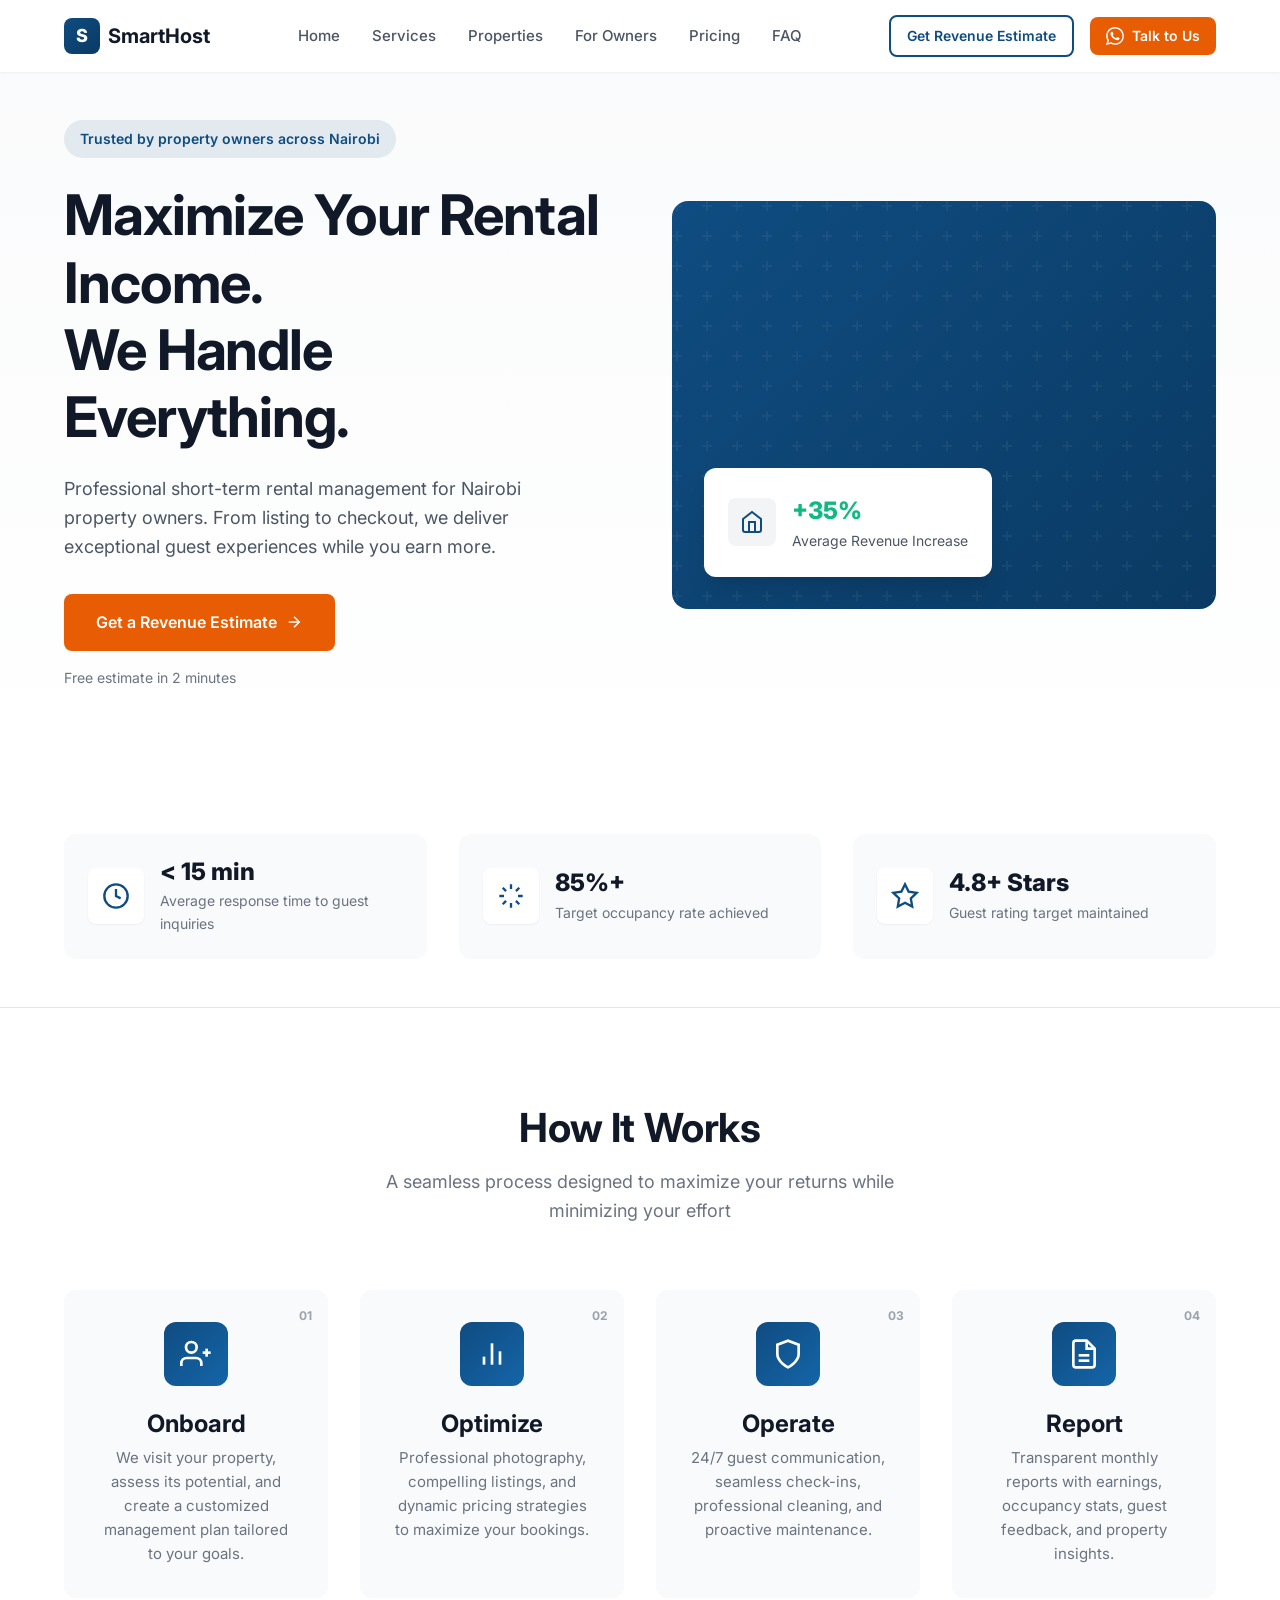
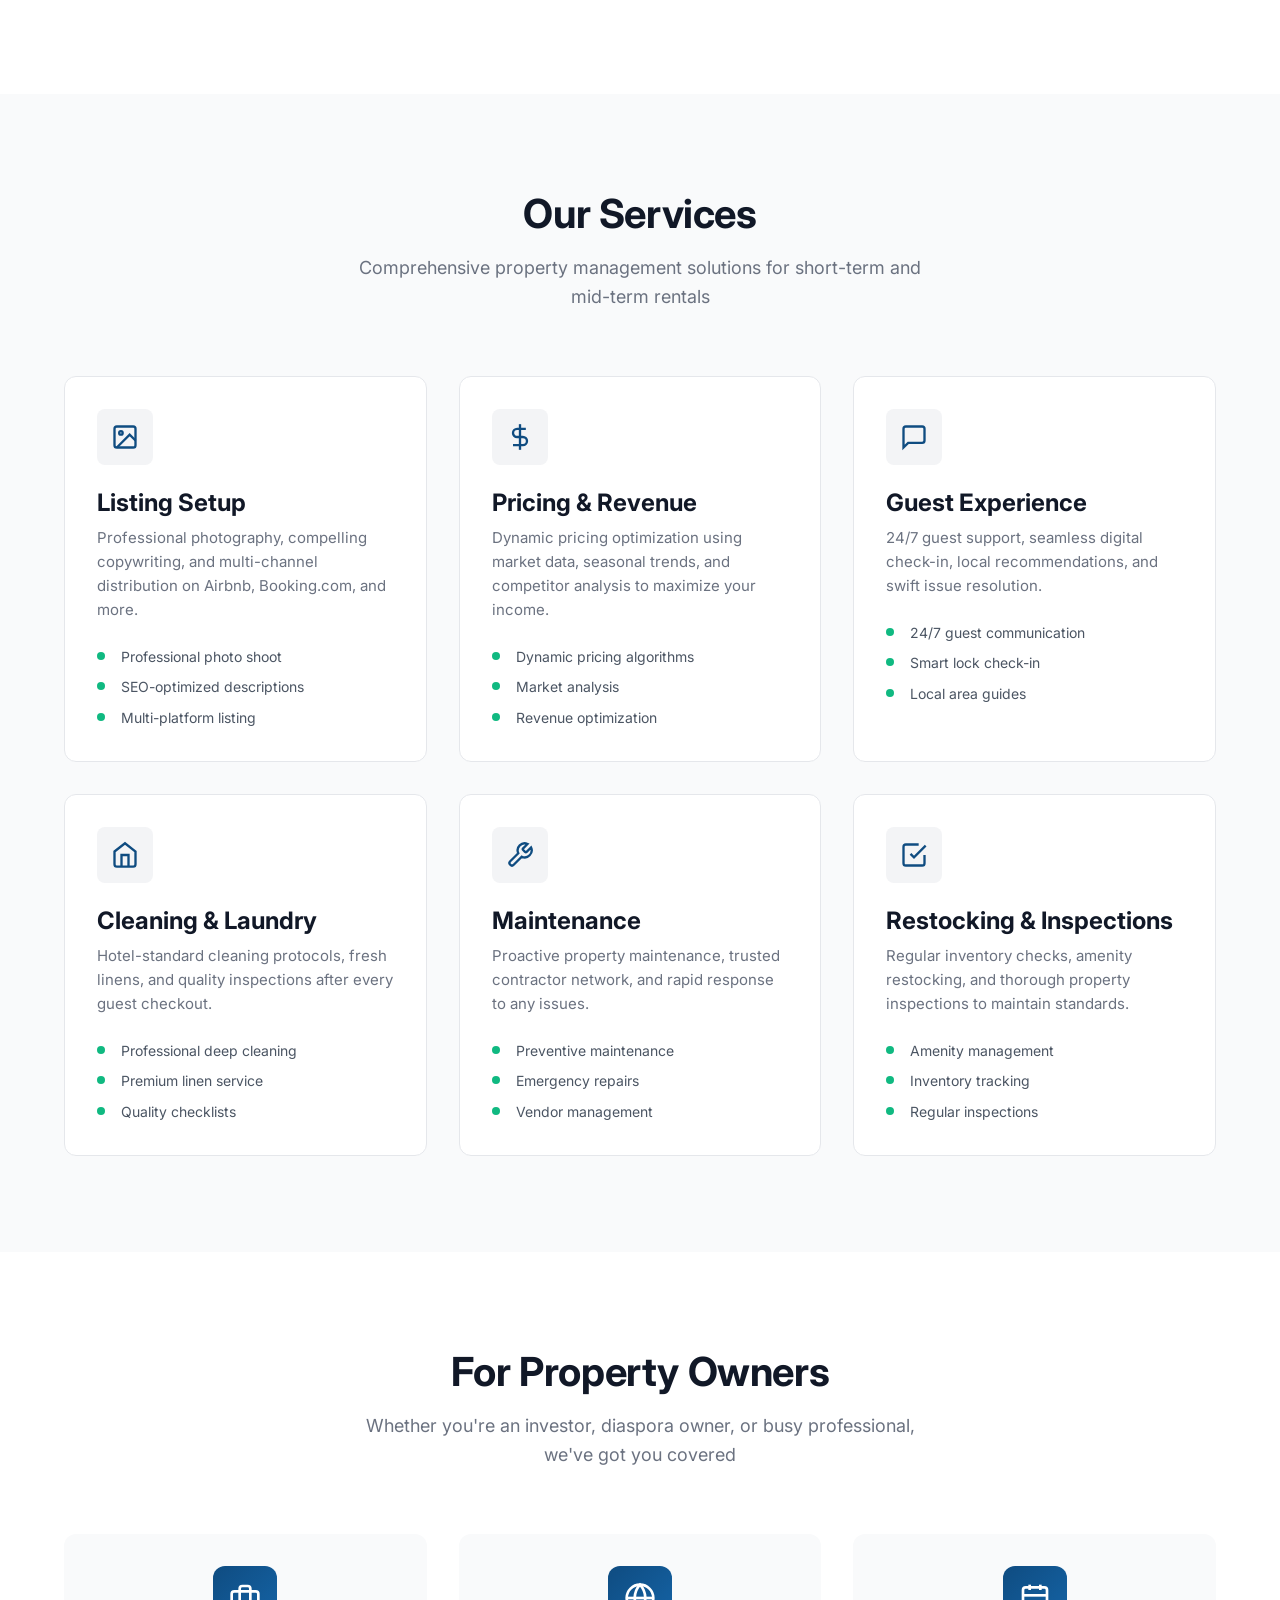
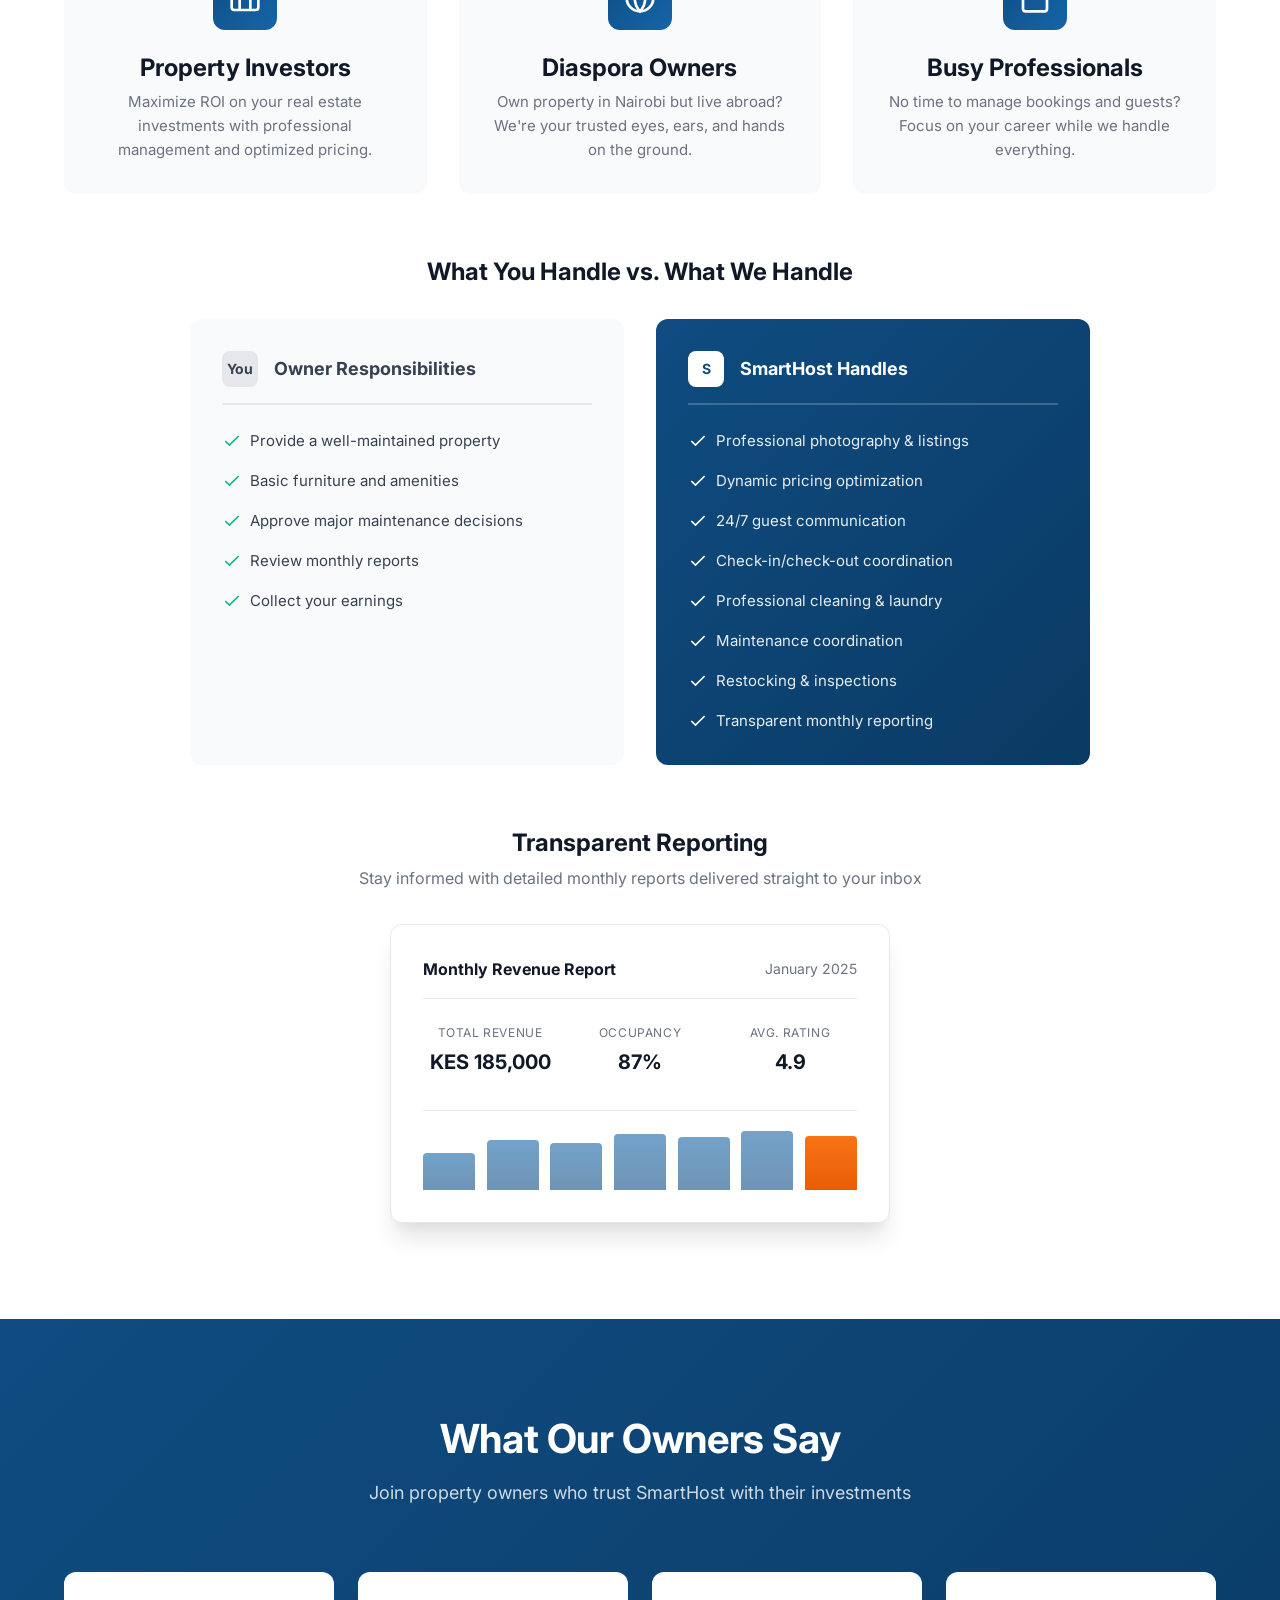
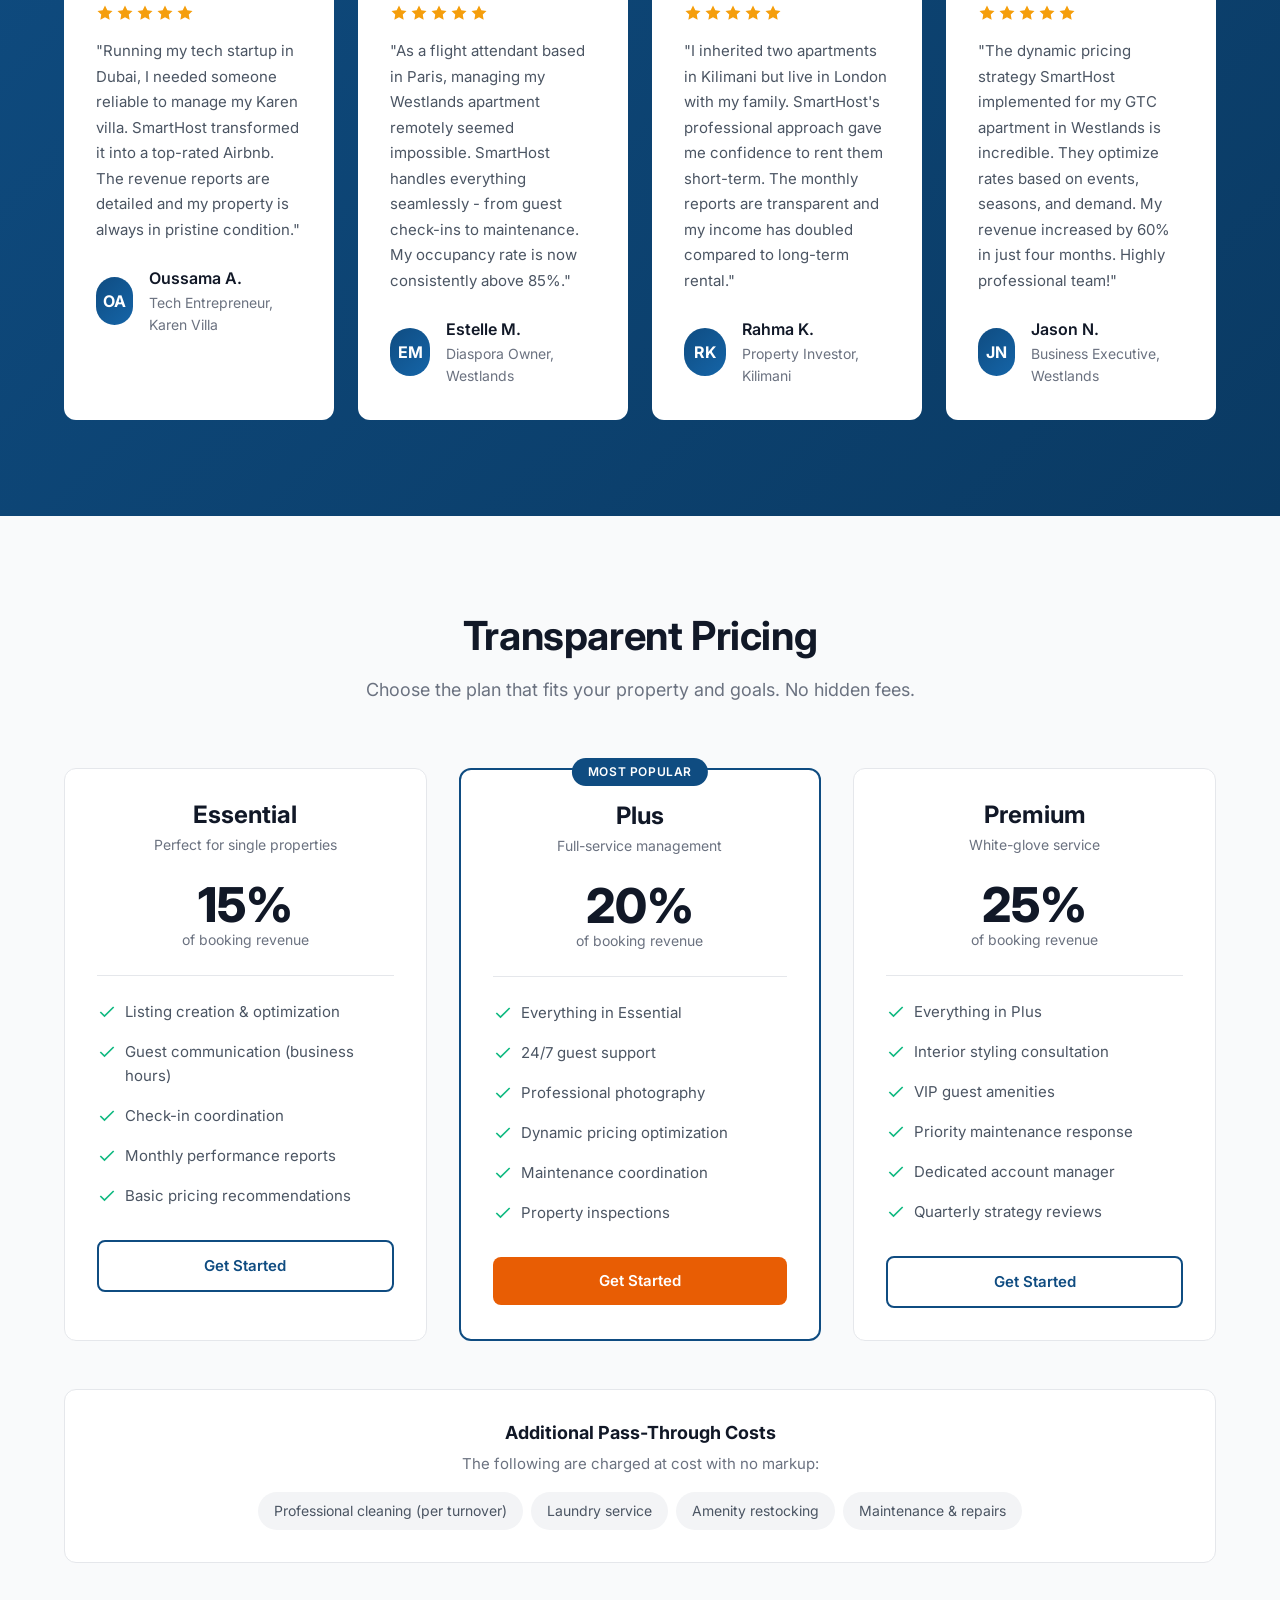
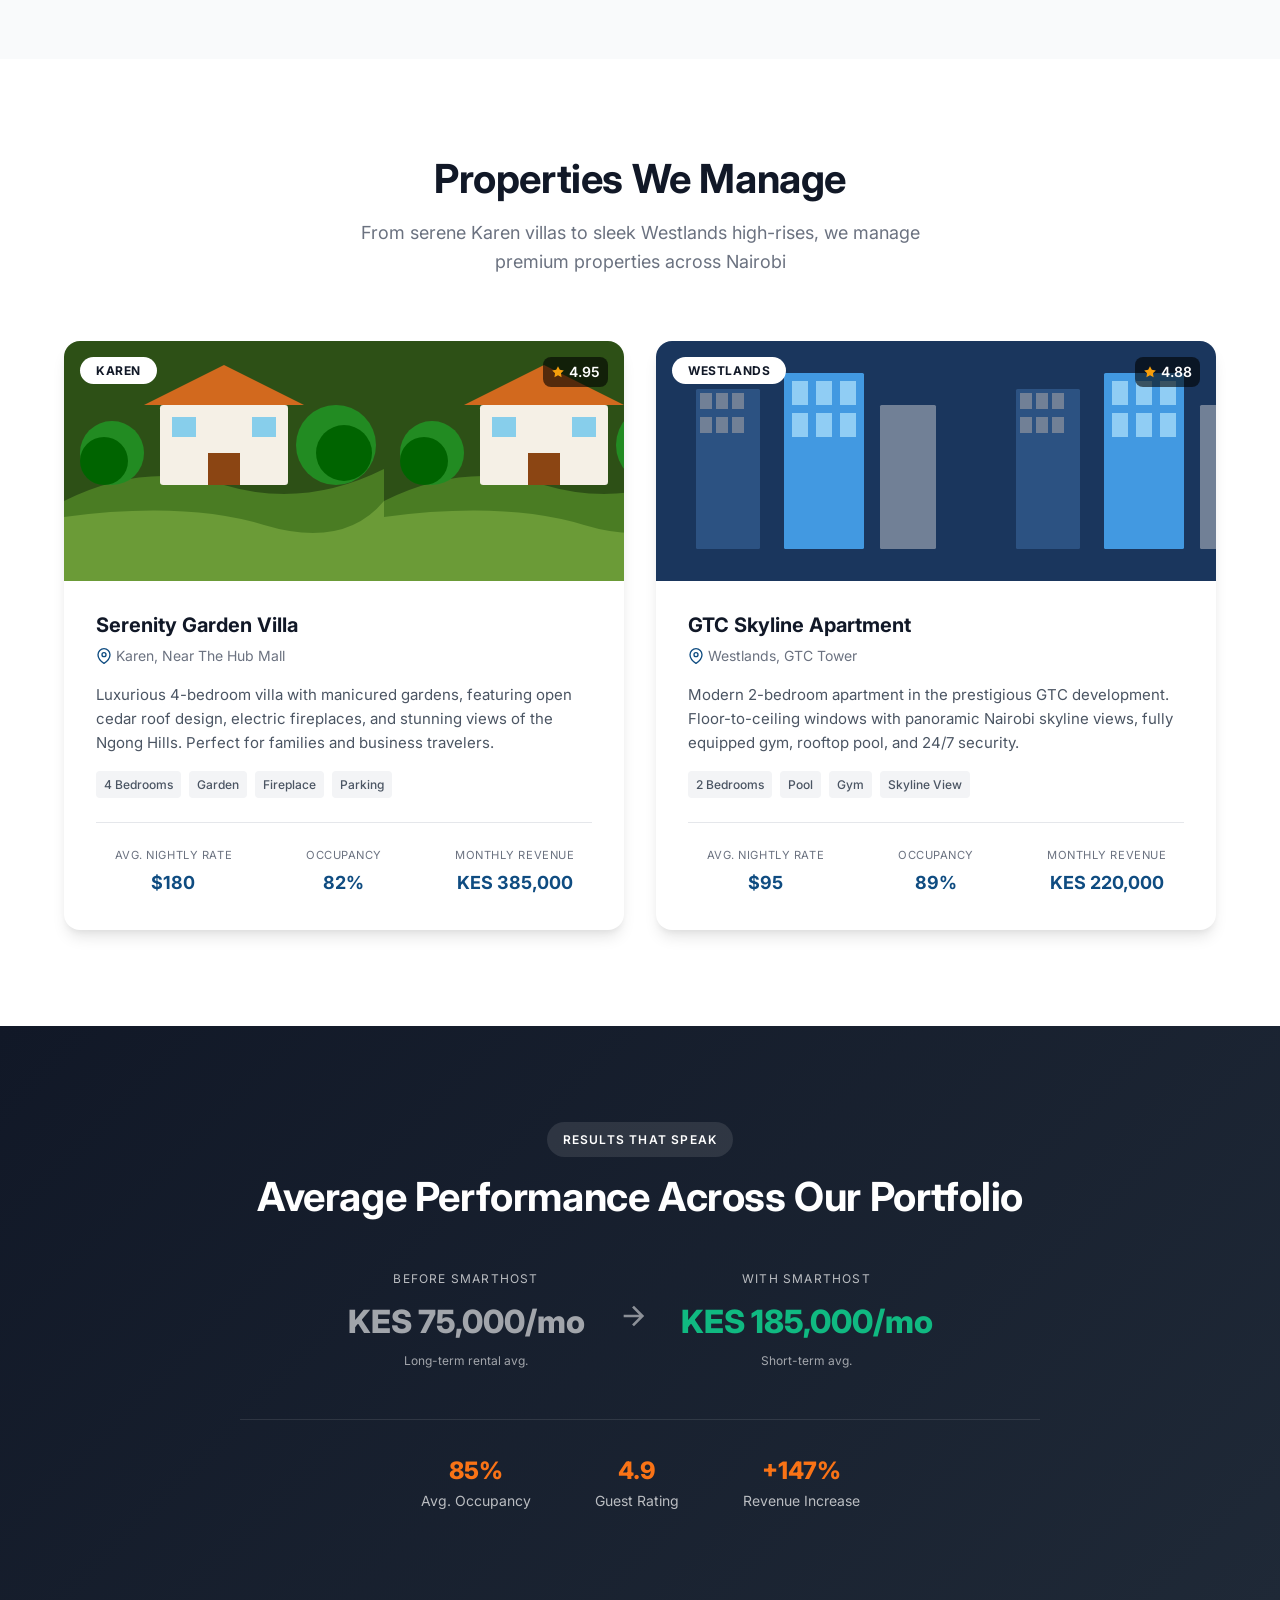
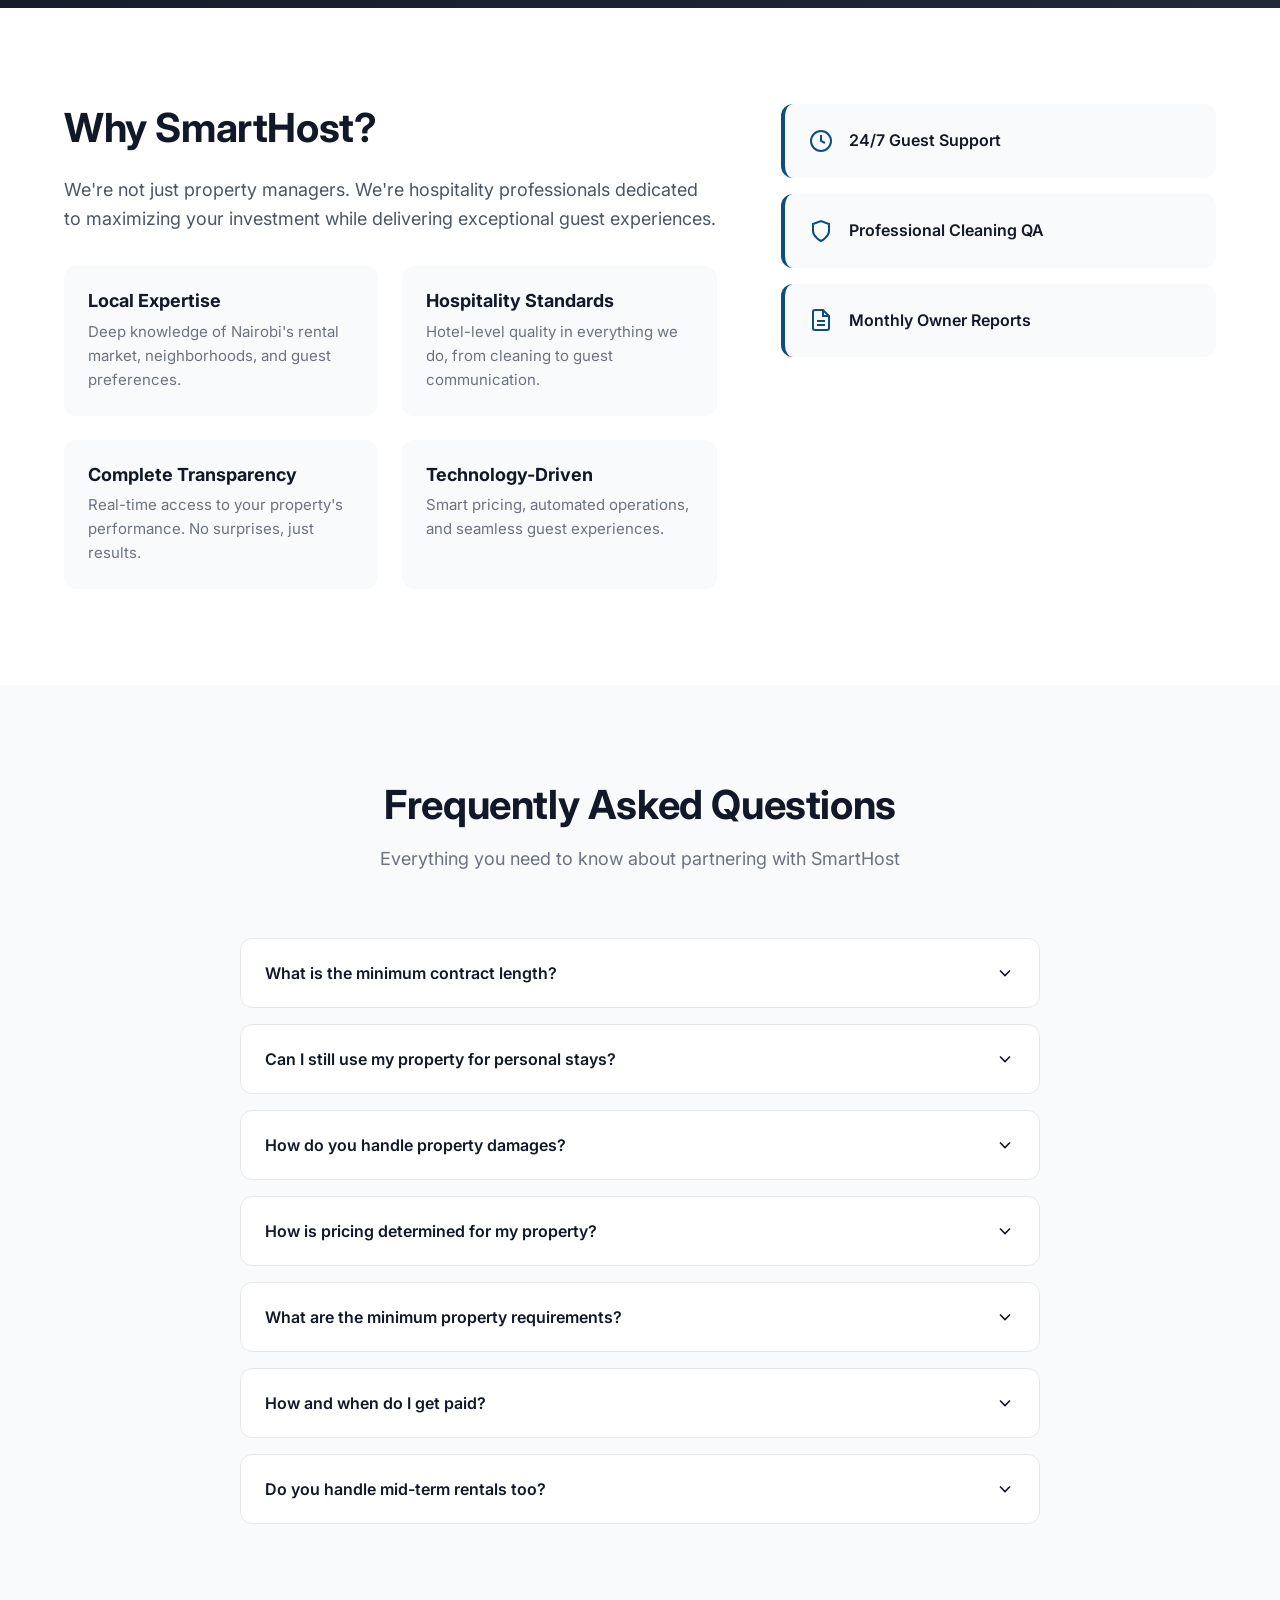
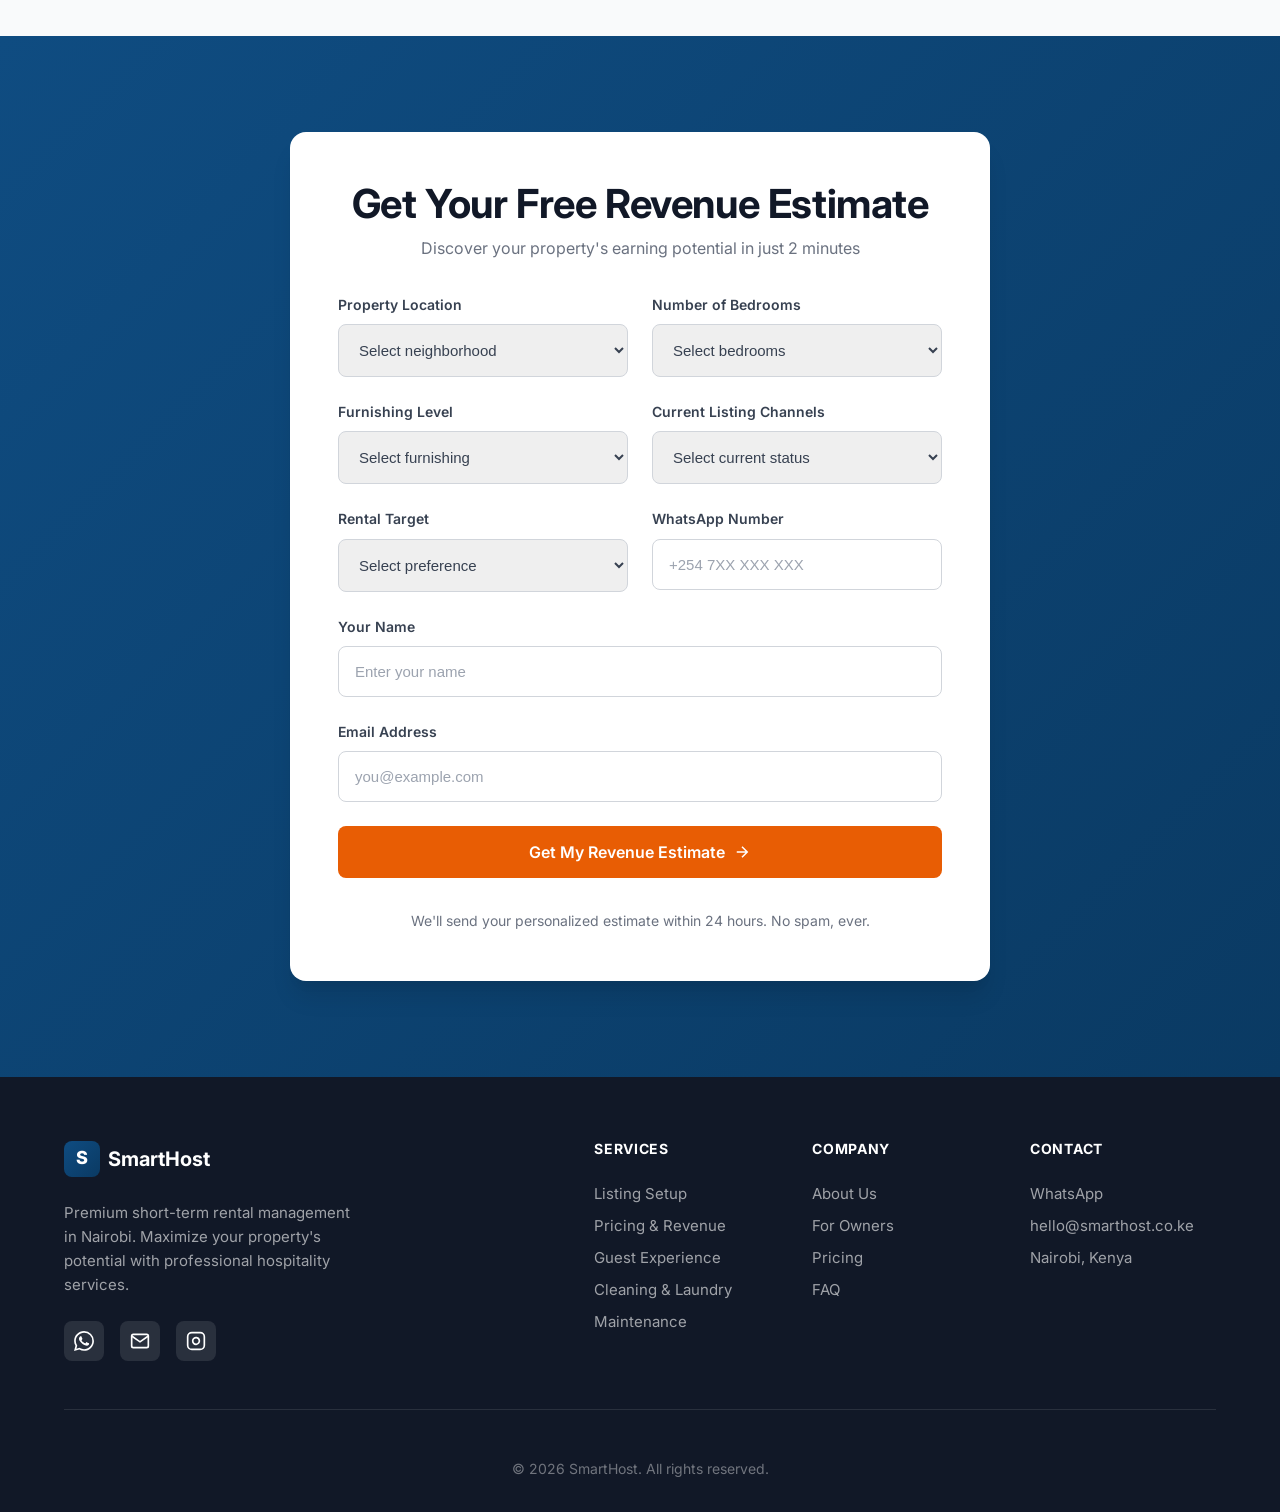
<file: index.html>
<!DOCTYPE html>
<html lang="en">
<head>
    <meta charset="UTF-8">
    <meta name="viewport" content="width=device-width, initial-scale=1.0">
    <title>SmartHost | Premium Property Management in Nairobi</title>
    <meta name="description" content="Professional Airbnb and short-term rental management in Nairobi. Maximize your property revenue with SmartHost's expert conciergerie services.">
    <link rel="preconnect" href="https://fonts.googleapis.com">
    <link rel="preconnect" href="https://fonts.gstatic.com" crossorigin>
    <link href="https://fonts.googleapis.com/css2?family=Inter:wght@400;500;600;700;800&display=swap" rel="stylesheet">
    <link rel="stylesheet" href="style.css">
</head>
<body>
    <!-- Navigation -->
    <nav class="navbar" id="navbar">
        <div class="container nav-container">
            <a href="#" class="logo">
                <span class="logo-icon">S</span>
                <span class="logo-text">SmartHost</span>
            </a>
            <ul class="nav-links" id="navLinks">
                <li><a href="#home">Home</a></li>
                <li><a href="#services">Services</a></li>
                <li><a href="#properties">Properties</a></li>
                <li><a href="#for-owners">For Owners</a></li>
                <li><a href="#pricing">Pricing</a></li>
                <li><a href="#faq">FAQ</a></li>
            </ul>
            <div class="nav-cta">
                <a href="#estimate" class="btn btn-outline">Get Revenue Estimate</a>
                <a href="https://wa.me/254720896602" class="btn btn-primary" target="_blank">
                    <svg class="whatsapp-icon" viewBox="0 0 24 24" fill="currentColor">
                        <path d="M17.472 14.382c-.297-.149-1.758-.867-2.03-.967-.273-.099-.471-.148-.67.15-.197.297-.767.966-.94 1.164-.173.199-.347.223-.644.075-.297-.15-1.255-.463-2.39-1.475-.883-.788-1.48-1.761-1.653-2.059-.173-.297-.018-.458.13-.606.134-.133.298-.347.446-.52.149-.174.198-.298.298-.497.099-.198.05-.371-.025-.52-.075-.149-.669-1.612-.916-2.207-.242-.579-.487-.5-.669-.51-.173-.008-.371-.01-.57-.01-.198 0-.52.074-.792.372-.272.297-1.04 1.016-1.04 2.479 0 1.462 1.065 2.875 1.213 3.074.149.198 2.096 3.2 5.077 4.487.709.306 1.262.489 1.694.625.712.227 1.36.195 1.871.118.571-.085 1.758-.719 2.006-1.413.248-.694.248-1.289.173-1.413-.074-.124-.272-.198-.57-.347m-5.421 7.403h-.004a9.87 9.87 0 01-5.031-1.378l-.361-.214-3.741.982.998-3.648-.235-.374a9.86 9.86 0 01-1.51-5.26c.001-5.45 4.436-9.884 9.888-9.884 2.64 0 5.122 1.03 6.988 2.898a9.825 9.825 0 012.893 6.994c-.003 5.45-4.437 9.884-9.885 9.884m8.413-18.297A11.815 11.815 0 0012.05 0C5.495 0 .16 5.335.157 11.892c0 2.096.547 4.142 1.588 5.945L.057 24l6.305-1.654a11.882 11.882 0 005.683 1.448h.005c6.554 0 11.89-5.335 11.893-11.893a11.821 11.821 0 00-3.48-8.413z"/>
                    </svg>
                    Talk to Us
                </a>
            </div>
            <button class="mobile-menu-btn" id="mobileMenuBtn" aria-label="Toggle menu">
                <span></span>
                <span></span>
                <span></span>
            </button>
        </div>
    </nav>

    <!-- Hero Section -->
    <section class="hero" id="home">
        <div class="container">
            <div class="hero-content">
                <div class="hero-badge">Trusted by property owners across Nairobi</div>
                <h1>Maximize Your Rental Income.<br>We Handle Everything.</h1>
                <p class="hero-subtitle">Professional short-term rental management for Nairobi property owners. From listing to checkout, we deliver exceptional guest experiences while you earn more.</p>
                <div class="hero-cta">
                    <a href="#estimate" class="btn btn-primary btn-lg">
                        Get a Revenue Estimate
                        <svg class="btn-arrow" viewBox="0 0 24 24" fill="none" stroke="currentColor" stroke-width="2">
                            <path d="M5 12h14M12 5l7 7-7 7"/>
                        </svg>
                    </a>
                    <span class="cta-note">Free estimate in 2 minutes</span>
                </div>
            </div>
            <div class="hero-image">
                <div class="hero-image-placeholder">
                    <div class="hero-stats-card">
                        <div class="stat-icon">
                            <svg viewBox="0 0 24 24" fill="none" stroke="currentColor" stroke-width="2">
                                <path d="M3 9l9-7 9 7v11a2 2 0 0 1-2 2H5a2 2 0 0 1-2-2z"/>
                                <polyline points="9,22 9,12 15,12 15,22"/>
                            </svg>
                        </div>
                        <div class="stat-content">
                            <span class="stat-value">+35%</span>
                            <span class="stat-label">Average Revenue Increase</span>
                        </div>
                    </div>
                </div>
            </div>
        </div>
    </section>

    <!-- Proof Points -->
    <section class="proof-points">
        <div class="container">
            <div class="proof-grid">
                <div class="proof-item">
                    <div class="proof-icon">
                        <svg viewBox="0 0 24 24" fill="none" stroke="currentColor" stroke-width="2">
                            <circle cx="12" cy="12" r="10"/>
                            <polyline points="12,6 12,12 16,14"/>
                        </svg>
                    </div>
                    <div class="proof-content">
                        <h3>&lt; 15 min</h3>
                        <p>Average response time to guest inquiries</p>
                    </div>
                </div>
                <div class="proof-item">
                    <div class="proof-icon">
                        <svg viewBox="0 0 24 24" fill="none" stroke="currentColor" stroke-width="2">
                            <path d="M12 2v4M12 18v4M4.93 4.93l2.83 2.83M16.24 16.24l2.83 2.83M2 12h4M18 12h4M4.93 19.07l2.83-2.83M16.24 7.76l2.83-2.83"/>
                        </svg>
                    </div>
                    <div class="proof-content">
                        <h3>85%+</h3>
                        <p>Target occupancy rate achieved</p>
                    </div>
                </div>
                <div class="proof-item">
                    <div class="proof-icon">
                        <svg viewBox="0 0 24 24" fill="none" stroke="currentColor" stroke-width="2">
                            <polygon points="12,2 15.09,8.26 22,9.27 17,14.14 18.18,21.02 12,17.77 5.82,21.02 7,14.14 2,9.27 8.91,8.26"/>
                        </svg>
                    </div>
                    <div class="proof-content">
                        <h3>4.8+ Stars</h3>
                        <p>Guest rating target maintained</p>
                    </div>
                </div>
            </div>
        </div>
    </section>

    <!-- How It Works -->
    <section class="how-it-works" id="how-it-works">
        <div class="container">
            <div class="section-header">
                <h2>How It Works</h2>
                <p>A seamless process designed to maximize your returns while minimizing your effort</p>
            </div>
            <div class="steps-grid">
                <div class="step-card">
                    <div class="step-number">01</div>
                    <div class="step-icon">
                        <svg viewBox="0 0 24 24" fill="none" stroke="currentColor" stroke-width="2">
                            <path d="M16 21v-2a4 4 0 0 0-4-4H5a4 4 0 0 0-4 4v2"/>
                            <circle cx="8.5" cy="7" r="4"/>
                            <line x1="20" y1="8" x2="20" y2="14"/>
                            <line x1="23" y1="11" x2="17" y2="11"/>
                        </svg>
                    </div>
                    <h3>Onboard</h3>
                    <p>We visit your property, assess its potential, and create a customized management plan tailored to your goals.</p>
                </div>
                <div class="step-card">
                    <div class="step-number">02</div>
                    <div class="step-icon">
                        <svg viewBox="0 0 24 24" fill="none" stroke="currentColor" stroke-width="2">
                            <line x1="18" y1="20" x2="18" y2="10"/>
                            <line x1="12" y1="20" x2="12" y2="4"/>
                            <line x1="6" y1="20" x2="6" y2="14"/>
                        </svg>
                    </div>
                    <h3>Optimize</h3>
                    <p>Professional photography, compelling listings, and dynamic pricing strategies to maximize your bookings.</p>
                </div>
                <div class="step-card">
                    <div class="step-number">03</div>
                    <div class="step-icon">
                        <svg viewBox="0 0 24 24" fill="none" stroke="currentColor" stroke-width="2">
                            <path d="M12 22s8-4 8-10V5l-8-3-8 3v7c0 6 8 10 8 10z"/>
                        </svg>
                    </div>
                    <h3>Operate</h3>
                    <p>24/7 guest communication, seamless check-ins, professional cleaning, and proactive maintenance.</p>
                </div>
                <div class="step-card">
                    <div class="step-number">04</div>
                    <div class="step-icon">
                        <svg viewBox="0 0 24 24" fill="none" stroke="currentColor" stroke-width="2">
                            <path d="M14 2H6a2 2 0 0 0-2 2v16a2 2 0 0 0 2 2h12a2 2 0 0 0 2-2V8z"/>
                            <polyline points="14,2 14,8 20,8"/>
                            <line x1="16" y1="13" x2="8" y2="13"/>
                            <line x1="16" y1="17" x2="8" y2="17"/>
                        </svg>
                    </div>
                    <h3>Report</h3>
                    <p>Transparent monthly reports with earnings, occupancy stats, guest feedback, and property insights.</p>
                </div>
            </div>
        </div>
    </section>

    <!-- Services Section -->
    <section class="services" id="services">
        <div class="container">
            <div class="section-header">
                <h2>Our Services</h2>
                <p>Comprehensive property management solutions for short-term and mid-term rentals</p>
            </div>
            <div class="services-grid">
                <div class="service-card">
                    <div class="service-icon">
                        <svg viewBox="0 0 24 24" fill="none" stroke="currentColor" stroke-width="2">
                            <rect x="3" y="3" width="18" height="18" rx="2" ry="2"/>
                            <circle cx="8.5" cy="8.5" r="1.5"/>
                            <polyline points="21,15 16,10 5,21"/>
                        </svg>
                    </div>
                    <h3>Listing Setup</h3>
                    <p>Professional photography, compelling copywriting, and multi-channel distribution on Airbnb, Booking.com, and more.</p>
                    <ul class="service-features">
                        <li>Professional photo shoot</li>
                        <li>SEO-optimized descriptions</li>
                        <li>Multi-platform listing</li>
                    </ul>
                </div>
                <div class="service-card">
                    <div class="service-icon">
                        <svg viewBox="0 0 24 24" fill="none" stroke="currentColor" stroke-width="2">
                            <line x1="12" y1="1" x2="12" y2="23"/>
                            <path d="M17 5H9.5a3.5 3.5 0 0 0 0 7h5a3.5 3.5 0 0 1 0 7H6"/>
                        </svg>
                    </div>
                    <h3>Pricing & Revenue</h3>
                    <p>Dynamic pricing optimization using market data, seasonal trends, and competitor analysis to maximize your income.</p>
                    <ul class="service-features">
                        <li>Dynamic pricing algorithms</li>
                        <li>Market analysis</li>
                        <li>Revenue optimization</li>
                    </ul>
                </div>
                <div class="service-card">
                    <div class="service-icon">
                        <svg viewBox="0 0 24 24" fill="none" stroke="currentColor" stroke-width="2">
                            <path d="M21 15a2 2 0 0 1-2 2H7l-4 4V5a2 2 0 0 1 2-2h14a2 2 0 0 1 2 2z"/>
                        </svg>
                    </div>
                    <h3>Guest Experience</h3>
                    <p>24/7 guest support, seamless digital check-in, local recommendations, and swift issue resolution.</p>
                    <ul class="service-features">
                        <li>24/7 guest communication</li>
                        <li>Smart lock check-in</li>
                        <li>Local area guides</li>
                    </ul>
                </div>
                <div class="service-card">
                    <div class="service-icon">
                        <svg viewBox="0 0 24 24" fill="none" stroke="currentColor" stroke-width="2">
                            <path d="M3 9l9-7 9 7v11a2 2 0 0 1-2 2H5a2 2 0 0 1-2-2z"/>
                            <polyline points="9,22 9,12 15,12 15,22"/>
                        </svg>
                    </div>
                    <h3>Cleaning & Laundry</h3>
                    <p>Hotel-standard cleaning protocols, fresh linens, and quality inspections after every guest checkout.</p>
                    <ul class="service-features">
                        <li>Professional deep cleaning</li>
                        <li>Premium linen service</li>
                        <li>Quality checklists</li>
                    </ul>
                </div>
                <div class="service-card">
                    <div class="service-icon">
                        <svg viewBox="0 0 24 24" fill="none" stroke="currentColor" stroke-width="2">
                            <path d="M14.7 6.3a1 1 0 0 0 0 1.4l1.6 1.6a1 1 0 0 0 1.4 0l3.77-3.77a6 6 0 0 1-7.94 7.94l-6.91 6.91a2.12 2.12 0 0 1-3-3l6.91-6.91a6 6 0 0 1 7.94-7.94l-3.76 3.76z"/>
                        </svg>
                    </div>
                    <h3>Maintenance</h3>
                    <p>Proactive property maintenance, trusted contractor network, and rapid response to any issues.</p>
                    <ul class="service-features">
                        <li>Preventive maintenance</li>
                        <li>Emergency repairs</li>
                        <li>Vendor management</li>
                    </ul>
                </div>
                <div class="service-card">
                    <div class="service-icon">
                        <svg viewBox="0 0 24 24" fill="none" stroke="currentColor" stroke-width="2">
                            <polyline points="9,11 12,14 22,4"/>
                            <path d="M21 12v7a2 2 0 0 1-2 2H5a2 2 0 0 1-2-2V5a2 2 0 0 1 2-2h11"/>
                        </svg>
                    </div>
                    <h3>Restocking & Inspections</h3>
                    <p>Regular inventory checks, amenity restocking, and thorough property inspections to maintain standards.</p>
                    <ul class="service-features">
                        <li>Amenity management</li>
                        <li>Inventory tracking</li>
                        <li>Regular inspections</li>
                    </ul>
                </div>
            </div>
        </div>
    </section>

    <!-- For Owners Section -->
    <section class="for-owners" id="for-owners">
        <div class="container">
            <div class="section-header">
                <h2>For Property Owners</h2>
                <p>Whether you're an investor, diaspora owner, or busy professional, we've got you covered</p>
            </div>

            <div class="owner-types">
                <div class="owner-card">
                    <div class="owner-icon">
                        <svg viewBox="0 0 24 24" fill="none" stroke="currentColor" stroke-width="2">
                            <rect x="2" y="7" width="20" height="14" rx="2" ry="2"/>
                            <path d="M16 21V5a2 2 0 0 0-2-2h-4a2 2 0 0 0-2 2v16"/>
                        </svg>
                    </div>
                    <h3>Property Investors</h3>
                    <p>Maximize ROI on your real estate investments with professional management and optimized pricing.</p>
                </div>
                <div class="owner-card">
                    <div class="owner-icon">
                        <svg viewBox="0 0 24 24" fill="none" stroke="currentColor" stroke-width="2">
                            <circle cx="12" cy="12" r="10"/>
                            <line x1="2" y1="12" x2="22" y2="12"/>
                            <path d="M12 2a15.3 15.3 0 0 1 4 10 15.3 15.3 0 0 1-4 10 15.3 15.3 0 0 1-4-10 15.3 15.3 0 0 1 4-10z"/>
                        </svg>
                    </div>
                    <h3>Diaspora Owners</h3>
                    <p>Own property in Nairobi but live abroad? We're your trusted eyes, ears, and hands on the ground.</p>
                </div>
                <div class="owner-card">
                    <div class="owner-icon">
                        <svg viewBox="0 0 24 24" fill="none" stroke="currentColor" stroke-width="2">
                            <rect x="3" y="4" width="18" height="18" rx="2" ry="2"/>
                            <line x1="16" y1="2" x2="16" y2="6"/>
                            <line x1="8" y1="2" x2="8" y2="6"/>
                            <line x1="3" y1="10" x2="21" y2="10"/>
                        </svg>
                    </div>
                    <h3>Busy Professionals</h3>
                    <p>No time to manage bookings and guests? Focus on your career while we handle everything.</p>
                </div>
            </div>

            <div class="comparison-section">
                <h3>What You Handle vs. What We Handle</h3>
                <div class="comparison-table">
                    <div class="comparison-column owner-column">
                        <div class="column-header">
                            <span class="column-icon">You</span>
                            Owner Responsibilities
                        </div>
                        <ul>
                            <li>
                                <svg viewBox="0 0 24 24" fill="none" stroke="currentColor" stroke-width="2"><polyline points="20,6 9,17 4,12"/></svg>
                                Provide a well-maintained property
                            </li>
                            <li>
                                <svg viewBox="0 0 24 24" fill="none" stroke="currentColor" stroke-width="2"><polyline points="20,6 9,17 4,12"/></svg>
                                Basic furniture and amenities
                            </li>
                            <li>
                                <svg viewBox="0 0 24 24" fill="none" stroke="currentColor" stroke-width="2"><polyline points="20,6 9,17 4,12"/></svg>
                                Approve major maintenance decisions
                            </li>
                            <li>
                                <svg viewBox="0 0 24 24" fill="none" stroke="currentColor" stroke-width="2"><polyline points="20,6 9,17 4,12"/></svg>
                                Review monthly reports
                            </li>
                            <li>
                                <svg viewBox="0 0 24 24" fill="none" stroke="currentColor" stroke-width="2"><polyline points="20,6 9,17 4,12"/></svg>
                                Collect your earnings
                            </li>
                        </ul>
                    </div>
                    <div class="comparison-column keja-column">
                        <div class="column-header">
                            <span class="column-icon keja">S</span>
                            SmartHost Handles
                        </div>
                        <ul>
                            <li>
                                <svg viewBox="0 0 24 24" fill="none" stroke="currentColor" stroke-width="2"><polyline points="20,6 9,17 4,12"/></svg>
                                Professional photography & listings
                            </li>
                            <li>
                                <svg viewBox="0 0 24 24" fill="none" stroke="currentColor" stroke-width="2"><polyline points="20,6 9,17 4,12"/></svg>
                                Dynamic pricing optimization
                            </li>
                            <li>
                                <svg viewBox="0 0 24 24" fill="none" stroke="currentColor" stroke-width="2"><polyline points="20,6 9,17 4,12"/></svg>
                                24/7 guest communication
                            </li>
                            <li>
                                <svg viewBox="0 0 24 24" fill="none" stroke="currentColor" stroke-width="2"><polyline points="20,6 9,17 4,12"/></svg>
                                Check-in/check-out coordination
                            </li>
                            <li>
                                <svg viewBox="0 0 24 24" fill="none" stroke="currentColor" stroke-width="2"><polyline points="20,6 9,17 4,12"/></svg>
                                Professional cleaning & laundry
                            </li>
                            <li>
                                <svg viewBox="0 0 24 24" fill="none" stroke="currentColor" stroke-width="2"><polyline points="20,6 9,17 4,12"/></svg>
                                Maintenance coordination
                            </li>
                            <li>
                                <svg viewBox="0 0 24 24" fill="none" stroke="currentColor" stroke-width="2"><polyline points="20,6 9,17 4,12"/></svg>
                                Restocking & inspections
                            </li>
                            <li>
                                <svg viewBox="0 0 24 24" fill="none" stroke="currentColor" stroke-width="2"><polyline points="20,6 9,17 4,12"/></svg>
                                Transparent monthly reporting
                            </li>
                        </ul>
                    </div>
                </div>
            </div>

            <div class="reporting-preview">
                <h3>Transparent Reporting</h3>
                <p>Stay informed with detailed monthly reports delivered straight to your inbox</p>
                <div class="report-mockup">
                    <div class="report-card">
                        <div class="report-header">
                            <span>Monthly Revenue Report</span>
                            <span class="report-date">January 2025</span>
                        </div>
                        <div class="report-stats">
                            <div class="report-stat">
                                <span class="report-label">Total Revenue</span>
                                <span class="report-value">KES 185,000</span>
                            </div>
                            <div class="report-stat">
                                <span class="report-label">Occupancy</span>
                                <span class="report-value">87%</span>
                            </div>
                            <div class="report-stat">
                                <span class="report-label">Avg. Rating</span>
                                <span class="report-value">4.9</span>
                            </div>
                        </div>
                        <div class="report-chart">
                            <div class="chart-bar" style="height: 60%"></div>
                            <div class="chart-bar" style="height: 80%"></div>
                            <div class="chart-bar" style="height: 75%"></div>
                            <div class="chart-bar" style="height: 90%"></div>
                            <div class="chart-bar" style="height: 85%"></div>
                            <div class="chart-bar" style="height: 95%"></div>
                            <div class="chart-bar highlight" style="height: 87%"></div>
                        </div>
                    </div>
                </div>
            </div>
        </div>
    </section>

    <!-- Testimonials -->
    <section class="testimonials">
        <div class="container">
            <div class="section-header">
                <h2>What Our Owners Say</h2>
                <p>Join property owners who trust SmartHost with their investments</p>
            </div>
            <div class="testimonials-grid">
                <div class="testimonial-card">
                    <div class="testimonial-rating">
                        <svg viewBox="0 0 24 24" fill="currentColor"><polygon points="12,2 15.09,8.26 22,9.27 17,14.14 18.18,21.02 12,17.77 5.82,21.02 7,14.14 2,9.27 8.91,8.26"/></svg>
                        <svg viewBox="0 0 24 24" fill="currentColor"><polygon points="12,2 15.09,8.26 22,9.27 17,14.14 18.18,21.02 12,17.77 5.82,21.02 7,14.14 2,9.27 8.91,8.26"/></svg>
                        <svg viewBox="0 0 24 24" fill="currentColor"><polygon points="12,2 15.09,8.26 22,9.27 17,14.14 18.18,21.02 12,17.77 5.82,21.02 7,14.14 2,9.27 8.91,8.26"/></svg>
                        <svg viewBox="0 0 24 24" fill="currentColor"><polygon points="12,2 15.09,8.26 22,9.27 17,14.14 18.18,21.02 12,17.77 5.82,21.02 7,14.14 2,9.27 8.91,8.26"/></svg>
                        <svg viewBox="0 0 24 24" fill="currentColor"><polygon points="12,2 15.09,8.26 22,9.27 17,14.14 18.18,21.02 12,17.77 5.82,21.02 7,14.14 2,9.27 8.91,8.26"/></svg>
                    </div>
                    <p class="testimonial-text">"Running my tech startup in Dubai, I needed someone reliable to manage my Karen villa. SmartHost transformed it into a top-rated Airbnb. The revenue reports are detailed and my property is always in pristine condition."</p>
                    <div class="testimonial-author">
                        <div class="author-avatar">OA</div>
                        <div class="author-info">
                            <span class="author-name">Oussama A.</span>
                            <span class="author-role">Tech Entrepreneur, Karen Villa</span>
                        </div>
                    </div>
                </div>
                <div class="testimonial-card">
                    <div class="testimonial-rating">
                        <svg viewBox="0 0 24 24" fill="currentColor"><polygon points="12,2 15.09,8.26 22,9.27 17,14.14 18.18,21.02 12,17.77 5.82,21.02 7,14.14 2,9.27 8.91,8.26"/></svg>
                        <svg viewBox="0 0 24 24" fill="currentColor"><polygon points="12,2 15.09,8.26 22,9.27 17,14.14 18.18,21.02 12,17.77 5.82,21.02 7,14.14 2,9.27 8.91,8.26"/></svg>
                        <svg viewBox="0 0 24 24" fill="currentColor"><polygon points="12,2 15.09,8.26 22,9.27 17,14.14 18.18,21.02 12,17.77 5.82,21.02 7,14.14 2,9.27 8.91,8.26"/></svg>
                        <svg viewBox="0 0 24 24" fill="currentColor"><polygon points="12,2 15.09,8.26 22,9.27 17,14.14 18.18,21.02 12,17.77 5.82,21.02 7,14.14 2,9.27 8.91,8.26"/></svg>
                        <svg viewBox="0 0 24 24" fill="currentColor"><polygon points="12,2 15.09,8.26 22,9.27 17,14.14 18.18,21.02 12,17.77 5.82,21.02 7,14.14 2,9.27 8.91,8.26"/></svg>
                    </div>
                    <p class="testimonial-text">"As a flight attendant based in Paris, managing my Westlands apartment remotely seemed impossible. SmartHost handles everything seamlessly - from guest check-ins to maintenance. My occupancy rate is now consistently above 85%."</p>
                    <div class="testimonial-author">
                        <div class="author-avatar">EM</div>
                        <div class="author-info">
                            <span class="author-name">Estelle M.</span>
                            <span class="author-role">Diaspora Owner, Westlands</span>
                        </div>
                    </div>
                </div>
                <div class="testimonial-card">
                    <div class="testimonial-rating">
                        <svg viewBox="0 0 24 24" fill="currentColor"><polygon points="12,2 15.09,8.26 22,9.27 17,14.14 18.18,21.02 12,17.77 5.82,21.02 7,14.14 2,9.27 8.91,8.26"/></svg>
                        <svg viewBox="0 0 24 24" fill="currentColor"><polygon points="12,2 15.09,8.26 22,9.27 17,14.14 18.18,21.02 12,17.77 5.82,21.02 7,14.14 2,9.27 8.91,8.26"/></svg>
                        <svg viewBox="0 0 24 24" fill="currentColor"><polygon points="12,2 15.09,8.26 22,9.27 17,14.14 18.18,21.02 12,17.77 5.82,21.02 7,14.14 2,9.27 8.91,8.26"/></svg>
                        <svg viewBox="0 0 24 24" fill="currentColor"><polygon points="12,2 15.09,8.26 22,9.27 17,14.14 18.18,21.02 12,17.77 5.82,21.02 7,14.14 2,9.27 8.91,8.26"/></svg>
                        <svg viewBox="0 0 24 24" fill="currentColor"><polygon points="12,2 15.09,8.26 22,9.27 17,14.14 18.18,21.02 12,17.77 5.82,21.02 7,14.14 2,9.27 8.91,8.26"/></svg>
                    </div>
                    <p class="testimonial-text">"I inherited two apartments in Kilimani but live in London with my family. SmartHost's professional approach gave me confidence to rent them short-term. The monthly reports are transparent and my income has doubled compared to long-term rental."</p>
                    <div class="testimonial-author">
                        <div class="author-avatar">RK</div>
                        <div class="author-info">
                            <span class="author-name">Rahma K.</span>
                            <span class="author-role">Property Investor, Kilimani</span>
                        </div>
                    </div>
                </div>
                <div class="testimonial-card">
                    <div class="testimonial-rating">
                        <svg viewBox="0 0 24 24" fill="currentColor"><polygon points="12,2 15.09,8.26 22,9.27 17,14.14 18.18,21.02 12,17.77 5.82,21.02 7,14.14 2,9.27 8.91,8.26"/></svg>
                        <svg viewBox="0 0 24 24" fill="currentColor"><polygon points="12,2 15.09,8.26 22,9.27 17,14.14 18.18,21.02 12,17.77 5.82,21.02 7,14.14 2,9.27 8.91,8.26"/></svg>
                        <svg viewBox="0 0 24 24" fill="currentColor"><polygon points="12,2 15.09,8.26 22,9.27 17,14.14 18.18,21.02 12,17.77 5.82,21.02 7,14.14 2,9.27 8.91,8.26"/></svg>
                        <svg viewBox="0 0 24 24" fill="currentColor"><polygon points="12,2 15.09,8.26 22,9.27 17,14.14 18.18,21.02 12,17.77 5.82,21.02 7,14.14 2,9.27 8.91,8.26"/></svg>
                        <svg viewBox="0 0 24 24" fill="currentColor"><polygon points="12,2 15.09,8.26 22,9.27 17,14.14 18.18,21.02 12,17.77 5.82,21.02 7,14.14 2,9.27 8.91,8.26"/></svg>
                    </div>
                    <p class="testimonial-text">"The dynamic pricing strategy SmartHost implemented for my GTC apartment in Westlands is incredible. They optimize rates based on events, seasons, and demand. My revenue increased by 60% in just four months. Highly professional team!"</p>
                    <div class="testimonial-author">
                        <div class="author-avatar">JN</div>
                        <div class="author-info">
                            <span class="author-name">Jason N.</span>
                            <span class="author-role">Business Executive, Westlands</span>
                        </div>
                    </div>
                </div>
            </div>
        </div>
    </section>

    <!-- Pricing Section -->
    <section class="pricing" id="pricing">
        <div class="container">
            <div class="section-header">
                <h2>Transparent Pricing</h2>
                <p>Choose the plan that fits your property and goals. No hidden fees.</p>
            </div>
            <div class="pricing-grid">
                <div class="pricing-card">
                    <div class="pricing-header">
                        <h3>Essential</h3>
                        <p class="pricing-desc">Perfect for single properties</p>
                        <div class="pricing-amount">
                            <span class="price">15%</span>
                            <span class="price-note">of booking revenue</span>
                        </div>
                    </div>
                    <ul class="pricing-features">
                        <li>
                            <svg viewBox="0 0 24 24" fill="none" stroke="currentColor" stroke-width="2"><polyline points="20,6 9,17 4,12"/></svg>
                            Listing creation & optimization
                        </li>
                        <li>
                            <svg viewBox="0 0 24 24" fill="none" stroke="currentColor" stroke-width="2"><polyline points="20,6 9,17 4,12"/></svg>
                            Guest communication (business hours)
                        </li>
                        <li>
                            <svg viewBox="0 0 24 24" fill="none" stroke="currentColor" stroke-width="2"><polyline points="20,6 9,17 4,12"/></svg>
                            Check-in coordination
                        </li>
                        <li>
                            <svg viewBox="0 0 24 24" fill="none" stroke="currentColor" stroke-width="2"><polyline points="20,6 9,17 4,12"/></svg>
                            Monthly performance reports
                        </li>
                        <li>
                            <svg viewBox="0 0 24 24" fill="none" stroke="currentColor" stroke-width="2"><polyline points="20,6 9,17 4,12"/></svg>
                            Basic pricing recommendations
                        </li>
                    </ul>
                    <a href="#estimate" class="btn btn-outline btn-block">Get Started</a>
                </div>
                <div class="pricing-card featured">
                    <div class="pricing-badge">Most Popular</div>
                    <div class="pricing-header">
                        <h3>Plus</h3>
                        <p class="pricing-desc">Full-service management</p>
                        <div class="pricing-amount">
                            <span class="price">20%</span>
                            <span class="price-note">of booking revenue</span>
                        </div>
                    </div>
                    <ul class="pricing-features">
                        <li>
                            <svg viewBox="0 0 24 24" fill="none" stroke="currentColor" stroke-width="2"><polyline points="20,6 9,17 4,12"/></svg>
                            Everything in Essential
                        </li>
                        <li>
                            <svg viewBox="0 0 24 24" fill="none" stroke="currentColor" stroke-width="2"><polyline points="20,6 9,17 4,12"/></svg>
                            24/7 guest support
                        </li>
                        <li>
                            <svg viewBox="0 0 24 24" fill="none" stroke="currentColor" stroke-width="2"><polyline points="20,6 9,17 4,12"/></svg>
                            Professional photography
                        </li>
                        <li>
                            <svg viewBox="0 0 24 24" fill="none" stroke="currentColor" stroke-width="2"><polyline points="20,6 9,17 4,12"/></svg>
                            Dynamic pricing optimization
                        </li>
                        <li>
                            <svg viewBox="0 0 24 24" fill="none" stroke="currentColor" stroke-width="2"><polyline points="20,6 9,17 4,12"/></svg>
                            Maintenance coordination
                        </li>
                        <li>
                            <svg viewBox="0 0 24 24" fill="none" stroke="currentColor" stroke-width="2"><polyline points="20,6 9,17 4,12"/></svg>
                            Property inspections
                        </li>
                    </ul>
                    <a href="#estimate" class="btn btn-primary btn-block">Get Started</a>
                </div>
                <div class="pricing-card">
                    <div class="pricing-header">
                        <h3>Premium</h3>
                        <p class="pricing-desc">White-glove service</p>
                        <div class="pricing-amount">
                            <span class="price">25%</span>
                            <span class="price-note">of booking revenue</span>
                        </div>
                    </div>
                    <ul class="pricing-features">
                        <li>
                            <svg viewBox="0 0 24 24" fill="none" stroke="currentColor" stroke-width="2"><polyline points="20,6 9,17 4,12"/></svg>
                            Everything in Plus
                        </li>
                        <li>
                            <svg viewBox="0 0 24 24" fill="none" stroke="currentColor" stroke-width="2"><polyline points="20,6 9,17 4,12"/></svg>
                            Interior styling consultation
                        </li>
                        <li>
                            <svg viewBox="0 0 24 24" fill="none" stroke="currentColor" stroke-width="2"><polyline points="20,6 9,17 4,12"/></svg>
                            VIP guest amenities
                        </li>
                        <li>
                            <svg viewBox="0 0 24 24" fill="none" stroke="currentColor" stroke-width="2"><polyline points="20,6 9,17 4,12"/></svg>
                            Priority maintenance response
                        </li>
                        <li>
                            <svg viewBox="0 0 24 24" fill="none" stroke="currentColor" stroke-width="2"><polyline points="20,6 9,17 4,12"/></svg>
                            Dedicated account manager
                        </li>
                        <li>
                            <svg viewBox="0 0 24 24" fill="none" stroke="currentColor" stroke-width="2"><polyline points="20,6 9,17 4,12"/></svg>
                            Quarterly strategy reviews
                        </li>
                    </ul>
                    <a href="#estimate" class="btn btn-outline btn-block">Get Started</a>
                </div>
            </div>
            <div class="pricing-note">
                <h4>Additional Pass-Through Costs</h4>
                <p>The following are charged at cost with no markup:</p>
                <div class="pass-through-items">
                    <span>Professional cleaning (per turnover)</span>
                    <span>Laundry service</span>
                    <span>Amenity restocking</span>
                    <span>Maintenance & repairs</span>
                </div>
            </div>
        </div>
    </section>

    <!-- Featured Properties -->
    <section class="featured-properties" id="properties">
        <div class="container">
            <div class="section-header">
                <h2>Properties We Manage</h2>
                <p>From serene Karen villas to sleek Westlands high-rises, we manage premium properties across Nairobi</p>
            </div>
            <div class="properties-grid">
                <div class="property-card">
                    <div class="property-image karen-villa">
                        <div class="property-badge">Karen</div>
                        <div class="property-stats">
                            <span class="property-rating">
                                <svg viewBox="0 0 24 24" fill="currentColor" width="14" height="14"><polygon points="12,2 15.09,8.26 22,9.27 17,14.14 18.18,21.02 12,17.77 5.82,21.02 7,14.14 2,9.27 8.91,8.26"/></svg>
                                4.95
                            </span>
                        </div>
                    </div>
                    <div class="property-content">
                        <h3>Serenity Garden Villa</h3>
                        <p class="property-location">
                            <svg viewBox="0 0 24 24" fill="none" stroke="currentColor" stroke-width="2" width="16" height="16">
                                <path d="M21 10c0 7-9 13-9 13s-9-6-9-13a9 9 0 0 1 18 0z"/>
                                <circle cx="12" cy="10" r="3"/>
                            </svg>
                            Karen, Near The Hub Mall
                        </p>
                        <p class="property-desc">Luxurious 4-bedroom villa with manicured gardens, featuring open cedar roof design, electric fireplaces, and stunning views of the Ngong Hills. Perfect for families and business travelers.</p>
                        <div class="property-features">
                            <span>4 Bedrooms</span>
                            <span>Garden</span>
                            <span>Fireplace</span>
                            <span>Parking</span>
                        </div>
                        <div class="property-result">
                            <div class="result-item">
                                <span class="result-label">Avg. Nightly Rate</span>
                                <span class="result-value">$180</span>
                            </div>
                            <div class="result-item">
                                <span class="result-label">Occupancy</span>
                                <span class="result-value">82%</span>
                            </div>
                            <div class="result-item">
                                <span class="result-label">Monthly Revenue</span>
                                <span class="result-value">KES 385,000</span>
                            </div>
                        </div>
                    </div>
                </div>
                <div class="property-card">
                    <div class="property-image westlands-apt">
                        <div class="property-badge">Westlands</div>
                        <div class="property-stats">
                            <span class="property-rating">
                                <svg viewBox="0 0 24 24" fill="currentColor" width="14" height="14"><polygon points="12,2 15.09,8.26 22,9.27 17,14.14 18.18,21.02 12,17.77 5.82,21.02 7,14.14 2,9.27 8.91,8.26"/></svg>
                                4.88
                            </span>
                        </div>
                    </div>
                    <div class="property-content">
                        <h3>GTC Skyline Apartment</h3>
                        <p class="property-location">
                            <svg viewBox="0 0 24 24" fill="none" stroke="currentColor" stroke-width="2" width="16" height="16">
                                <path d="M21 10c0 7-9 13-9 13s-9-6-9-13a9 9 0 0 1 18 0z"/>
                                <circle cx="12" cy="10" r="3"/>
                            </svg>
                            Westlands, GTC Tower
                        </p>
                        <p class="property-desc">Modern 2-bedroom apartment in the prestigious GTC development. Floor-to-ceiling windows with panoramic Nairobi skyline views, fully equipped gym, rooftop pool, and 24/7 security.</p>
                        <div class="property-features">
                            <span>2 Bedrooms</span>
                            <span>Pool</span>
                            <span>Gym</span>
                            <span>Skyline View</span>
                        </div>
                        <div class="property-result">
                            <div class="result-item">
                                <span class="result-label">Avg. Nightly Rate</span>
                                <span class="result-value">$95</span>
                            </div>
                            <div class="result-item">
                                <span class="result-label">Occupancy</span>
                                <span class="result-value">89%</span>
                            </div>
                            <div class="result-item">
                                <span class="result-label">Monthly Revenue</span>
                                <span class="result-value">KES 220,000</span>
                            </div>
                        </div>
                    </div>
                </div>
            </div>
        </div>
    </section>

    <!-- Case Study -->
    <section class="case-study">
        <div class="container">
            <div class="case-study-content">
                <div class="case-study-header">
                    <span class="case-study-label">Results That Speak</span>
                    <h2>Average Performance Across Our Portfolio</h2>
                </div>
                <div class="case-study-stats">
                    <div class="case-stat">
                        <span class="case-stat-label">Before SmartHost</span>
                        <span class="case-stat-value before">KES 75,000/mo</span>
                        <span class="case-stat-note">Long-term rental avg.</span>
                    </div>
                    <div class="case-stat-arrow">
                        <svg viewBox="0 0 24 24" fill="none" stroke="currentColor" stroke-width="2">
                            <path d="M5 12h14M12 5l7 7-7 7"/>
                        </svg>
                    </div>
                    <div class="case-stat">
                        <span class="case-stat-label">With SmartHost</span>
                        <span class="case-stat-value after">KES 185,000/mo</span>
                        <span class="case-stat-note">Short-term avg.</span>
                    </div>
                </div>
                <div class="case-study-details">
                    <div class="case-detail">
                        <span class="detail-value">85%</span>
                        <span class="detail-label">Avg. Occupancy</span>
                    </div>
                    <div class="case-detail">
                        <span class="detail-value">4.9</span>
                        <span class="detail-label">Guest Rating</span>
                    </div>
                    <div class="case-detail">
                        <span class="detail-value">+147%</span>
                        <span class="detail-label">Revenue Increase</span>
                    </div>
                </div>
            </div>
        </div>
    </section>

    <!-- About Section -->
    <section class="about" id="about">
        <div class="container">
            <div class="about-content">
                <div class="about-text">
                    <h2>Why SmartHost?</h2>
                    <p class="about-lead">We're not just property managers. We're hospitality professionals dedicated to maximizing your investment while delivering exceptional guest experiences.</p>
                    <div class="about-values">
                        <div class="value-item">
                            <h4>Local Expertise</h4>
                            <p>Deep knowledge of Nairobi's rental market, neighborhoods, and guest preferences.</p>
                        </div>
                        <div class="value-item">
                            <h4>Hospitality Standards</h4>
                            <p>Hotel-level quality in everything we do, from cleaning to guest communication.</p>
                        </div>
                        <div class="value-item">
                            <h4>Complete Transparency</h4>
                            <p>Real-time access to your property's performance. No surprises, just results.</p>
                        </div>
                        <div class="value-item">
                            <h4>Technology-Driven</h4>
                            <p>Smart pricing, automated operations, and seamless guest experiences.</p>
                        </div>
                    </div>
                </div>
                <div class="about-trust">
                    <div class="trust-badges">
                        <div class="trust-badge">
                            <svg viewBox="0 0 24 24" fill="none" stroke="currentColor" stroke-width="2">
                                <circle cx="12" cy="12" r="10"/>
                                <polyline points="12,6 12,12 16,14"/>
                            </svg>
                            <span>24/7 Guest Support</span>
                        </div>
                        <div class="trust-badge">
                            <svg viewBox="0 0 24 24" fill="none" stroke="currentColor" stroke-width="2">
                                <path d="M12 22s8-4 8-10V5l-8-3-8 3v7c0 6 8 10 8 10z"/>
                            </svg>
                            <span>Professional Cleaning QA</span>
                        </div>
                        <div class="trust-badge">
                            <svg viewBox="0 0 24 24" fill="none" stroke="currentColor" stroke-width="2">
                                <path d="M14 2H6a2 2 0 0 0-2 2v16a2 2 0 0 0 2 2h12a2 2 0 0 0 2-2V8z"/>
                                <polyline points="14,2 14,8 20,8"/>
                                <line x1="16" y1="13" x2="8" y2="13"/>
                                <line x1="16" y1="17" x2="8" y2="17"/>
                            </svg>
                            <span>Monthly Owner Reports</span>
                        </div>
                    </div>
                </div>
            </div>
        </div>
    </section>

    <!-- FAQ Section -->
    <section class="faq" id="faq">
        <div class="container">
            <div class="section-header">
                <h2>Frequently Asked Questions</h2>
                <p>Everything you need to know about partnering with SmartHost</p>
            </div>
            <div class="faq-list">
                <div class="faq-item">
                    <button class="faq-question">
                        <span>What is the minimum contract length?</span>
                        <svg viewBox="0 0 24 24" fill="none" stroke="currentColor" stroke-width="2">
                            <polyline points="6,9 12,15 18,9"/>
                        </svg>
                    </button>
                    <div class="faq-answer">
                        <p>We recommend a minimum 6-month commitment to see meaningful results from our optimization strategies. However, we offer flexible terms and you can exit with 30 days notice after the initial period.</p>
                    </div>
                </div>
                <div class="faq-item">
                    <button class="faq-question">
                        <span>Can I still use my property for personal stays?</span>
                        <svg viewBox="0 0 24 24" fill="none" stroke="currentColor" stroke-width="2">
                            <polyline points="6,9 12,15 18,9"/>
                        </svg>
                    </button>
                    <div class="faq-answer">
                        <p>Absolutely! You can block dates for personal use anytime through our owner portal or by contacting us directly. We just ask for reasonable notice so we can adjust the calendar and avoid booking conflicts.</p>
                    </div>
                </div>
                <div class="faq-item">
                    <button class="faq-question">
                        <span>How do you handle property damages?</span>
                        <svg viewBox="0 0 24 24" fill="none" stroke="currentColor" stroke-width="2">
                            <polyline points="6,9 12,15 18,9"/>
                        </svg>
                    </button>
                    <div class="faq-answer">
                        <p>We collect security deposits from guests and have comprehensive damage documentation processes. Minor damages are claimed through Airbnb's Host Guarantee or guest deposits. For significant issues, we document everything and assist with insurance claims.</p>
                    </div>
                </div>
                <div class="faq-item">
                    <button class="faq-question">
                        <span>How is pricing determined for my property?</span>
                        <svg viewBox="0 0 24 24" fill="none" stroke="currentColor" stroke-width="2">
                            <polyline points="6,9 12,15 18,9"/>
                        </svg>
                    </button>
                    <div class="faq-answer">
                        <p>We use dynamic pricing software that analyzes market demand, competitor rates, seasonal trends, local events, and your property's unique features. Prices adjust automatically to maximize both occupancy and revenue. You always have final approval on pricing ranges.</p>
                    </div>
                </div>
                <div class="faq-item">
                    <button class="faq-question">
                        <span>What are the minimum property requirements?</span>
                        <svg viewBox="0 0 24 24" fill="none" stroke="currentColor" stroke-width="2">
                            <polyline points="6,9 12,15 18,9"/>
                        </svg>
                    </button>
                    <div class="faq-answer">
                        <p>Properties should be fully furnished, well-maintained, and located in areas with short-term rental demand (Kilimani, Westlands, Karen, Lavington, etc.). We require reliable Wi-Fi, quality bedding, and essential amenities. During onboarding, we'll advise on any improvements that could boost your listing's appeal.</p>
                    </div>
                </div>
                <div class="faq-item">
                    <button class="faq-question">
                        <span>How and when do I get paid?</span>
                        <svg viewBox="0 0 24 24" fill="none" stroke="currentColor" stroke-width="2">
                            <polyline points="6,9 12,15 18,9"/>
                        </svg>
                    </button>
                    <div class="faq-answer">
                        <p>Earnings are transferred to your bank account monthly, typically by the 10th of each month for the previous month's bookings. You'll receive a detailed statement showing all bookings, revenue, management fees, and pass-through costs.</p>
                    </div>
                </div>
                <div class="faq-item">
                    <button class="faq-question">
                        <span>Do you handle mid-term rentals too?</span>
                        <svg viewBox="0 0 24 24" fill="none" stroke="currentColor" stroke-width="2">
                            <polyline points="6,9 12,15 18,9"/>
                        </svg>
                    </button>
                    <div class="faq-answer">
                        <p>Yes! We manage both short-term (nightly) and mid-term (monthly) rentals. Mid-term rentals can offer more stable income with less turnover. During your consultation, we'll discuss the best strategy for your property and goals.</p>
                    </div>
                </div>
            </div>
        </div>
    </section>

    <!-- Revenue Estimate Form -->
    <section class="estimate-form" id="estimate">
        <div class="container">
            <div class="form-wrapper">
                <div class="form-header">
                    <h2>Get Your Free Revenue Estimate</h2>
                    <p>Discover your property's earning potential in just 2 minutes</p>
                </div>
                <form id="revenueEstimateForm" class="estimate-form-fields">
                    <div class="form-row">
                        <div class="form-group">
                            <label for="location">Property Location</label>
                            <select id="location" name="location" required>
                                <option value="">Select neighborhood</option>
                                <option value="kilimani">Kilimani</option>
                                <option value="westlands">Westlands</option>
                                <option value="karen">Karen</option>
                                <option value="lavington">Lavington</option>
                                <option value="kileleshwa">Kileleshwa</option>
                                <option value="upperhill">Upper Hill</option>
                                <option value="parklands">Parklands</option>
                                <option value="other">Other</option>
                            </select>
                        </div>
                        <div class="form-group">
                            <label for="bedrooms">Number of Bedrooms</label>
                            <select id="bedrooms" name="bedrooms" required>
                                <option value="">Select bedrooms</option>
                                <option value="studio">Studio</option>
                                <option value="1">1 Bedroom</option>
                                <option value="2">2 Bedrooms</option>
                                <option value="3">3 Bedrooms</option>
                                <option value="4+">4+ Bedrooms</option>
                            </select>
                        </div>
                    </div>
                    <div class="form-row">
                        <div class="form-group">
                            <label for="furnishing">Furnishing Level</label>
                            <select id="furnishing" name="furnishing" required>
                                <option value="">Select furnishing</option>
                                <option value="basic">Basic - Functional furniture</option>
                                <option value="standard">Standard - Comfortable & modern</option>
                                <option value="luxury">Luxury - High-end finishes</option>
                            </select>
                        </div>
                        <div class="form-group">
                            <label for="channels">Current Listing Channels</label>
                            <select id="channels" name="channels" required>
                                <option value="">Select current status</option>
                                <option value="none">Not yet listed</option>
                                <option value="airbnb">Airbnb only</option>
                                <option value="booking">Booking.com only</option>
                                <option value="multiple">Multiple platforms</option>
                                <option value="longterm">Currently long-term rental</option>
                            </select>
                        </div>
                    </div>
                    <div class="form-row">
                        <div class="form-group">
                            <label for="target">Rental Target</label>
                            <select id="target" name="target" required>
                                <option value="">Select preference</option>
                                <option value="short">Short-term (nightly)</option>
                                <option value="mid">Mid-term (monthly)</option>
                                <option value="mixed">Mixed strategy</option>
                                <option value="unsure">Not sure - advise me</option>
                            </select>
                        </div>
                        <div class="form-group">
                            <label for="whatsapp">WhatsApp Number</label>
                            <input type="tel" id="whatsapp" name="whatsapp" placeholder="+254 7XX XXX XXX" required>
                        </div>
                    </div>
                    <div class="form-group full-width">
                        <label for="name">Your Name</label>
                        <input type="text" id="name" name="name" placeholder="Enter your name" required>
                    </div>
                    <div class="form-group full-width">
                        <label for="email">Email Address</label>
                        <input type="email" id="email" name="email" placeholder="you@example.com" required>
                    </div>
                    <button type="submit" class="btn btn-primary btn-lg btn-block">
                        Get My Revenue Estimate
                        <svg class="btn-arrow" viewBox="0 0 24 24" fill="none" stroke="currentColor" stroke-width="2">
                            <path d="M5 12h14M12 5l7 7-7 7"/>
                        </svg>
                    </button>
                    <p class="form-disclaimer">We'll send your personalized estimate within 24 hours. No spam, ever.</p>
                </form>
            </div>
        </div>
    </section>

    <!-- Footer -->
    <footer class="footer">
        <div class="container">
            <div class="footer-content">
                <div class="footer-brand">
                    <a href="#" class="logo">
                        <span class="logo-icon">S</span>
                        <span class="logo-text">SmartHost</span>
                    </a>
                    <p>Premium short-term rental management in Nairobi. Maximize your property's potential with professional hospitality services.</p>
                    <div class="footer-social">
                        <a href="https://wa.me/254720896602" target="_blank" aria-label="WhatsApp">
                            <svg viewBox="0 0 24 24" fill="currentColor">
                                <path d="M17.472 14.382c-.297-.149-1.758-.867-2.03-.967-.273-.099-.471-.148-.67.15-.197.297-.767.966-.94 1.164-.173.199-.347.223-.644.075-.297-.15-1.255-.463-2.39-1.475-.883-.788-1.48-1.761-1.653-2.059-.173-.297-.018-.458.13-.606.134-.133.298-.347.446-.52.149-.174.198-.298.298-.497.099-.198.05-.371-.025-.52-.075-.149-.669-1.612-.916-2.207-.242-.579-.487-.5-.669-.51-.173-.008-.371-.01-.57-.01-.198 0-.52.074-.792.372-.272.297-1.04 1.016-1.04 2.479 0 1.462 1.065 2.875 1.213 3.074.149.198 2.096 3.2 5.077 4.487.709.306 1.262.489 1.694.625.712.227 1.36.195 1.871.118.571-.085 1.758-.719 2.006-1.413.248-.694.248-1.289.173-1.413-.074-.124-.272-.198-.57-.347m-5.421 7.403h-.004a9.87 9.87 0 01-5.031-1.378l-.361-.214-3.741.982.998-3.648-.235-.374a9.86 9.86 0 01-1.51-5.26c.001-5.45 4.436-9.884 9.888-9.884 2.64 0 5.122 1.03 6.988 2.898a9.825 9.825 0 012.893 6.994c-.003 5.45-4.437 9.884-9.885 9.884m8.413-18.297A11.815 11.815 0 0012.05 0C5.495 0 .16 5.335.157 11.892c0 2.096.547 4.142 1.588 5.945L.057 24l6.305-1.654a11.882 11.882 0 005.683 1.448h.005c6.554 0 11.89-5.335 11.893-11.893a11.821 11.821 0 00-3.48-8.413z"/>
                            </svg>
                        </a>
                        <a href="mailto:hello@smarthost.co.ke" aria-label="Email">
                            <svg viewBox="0 0 24 24" fill="none" stroke="currentColor" stroke-width="2">
                                <path d="M4 4h16c1.1 0 2 .9 2 2v12c0 1.1-.9 2-2 2H4c-1.1 0-2-.9-2-2V6c0-1.1.9-2 2-2z"/>
                                <polyline points="22,6 12,13 2,6"/>
                            </svg>
                        </a>
                        <a href="https://instagram.com/smarthostke" target="_blank" aria-label="Instagram">
                            <svg viewBox="0 0 24 24" fill="none" stroke="currentColor" stroke-width="2">
                                <rect x="2" y="2" width="20" height="20" rx="5" ry="5"/>
                                <path d="M16 11.37A4 4 0 1 1 12.63 8 4 4 0 0 1 16 11.37z"/>
                                <line x1="17.5" y1="6.5" x2="17.51" y2="6.5"/>
                            </svg>
                        </a>
                    </div>
                </div>
                <div class="footer-links">
                    <div class="footer-column">
                        <h4>Services</h4>
                        <ul>
                            <li><a href="#services">Listing Setup</a></li>
                            <li><a href="#services">Pricing & Revenue</a></li>
                            <li><a href="#services">Guest Experience</a></li>
                            <li><a href="#services">Cleaning & Laundry</a></li>
                            <li><a href="#services">Maintenance</a></li>
                        </ul>
                    </div>
                    <div class="footer-column">
                        <h4>Company</h4>
                        <ul>
                            <li><a href="#about">About Us</a></li>
                            <li><a href="#for-owners">For Owners</a></li>
                            <li><a href="#pricing">Pricing</a></li>
                            <li><a href="#faq">FAQ</a></li>
                        </ul>
                    </div>
                    <div class="footer-column">
                        <h4>Contact</h4>
                        <ul>
                            <li><a href="https://wa.me/254720896602">WhatsApp</a></li>
                            <li><a href="mailto:hello@smarthost.co.ke">hello@smarthost.co.ke</a></li>
                            <li>Nairobi, Kenya</li>
                        </ul>
                    </div>
                </div>
            </div>
            <div class="footer-bottom">
                <p>&copy; 2025 SmartHost. All rights reserved.</p>
            </div>
        </div>
    </footer>

    <script src="app.js"></script>
</body>
</html>
</file>
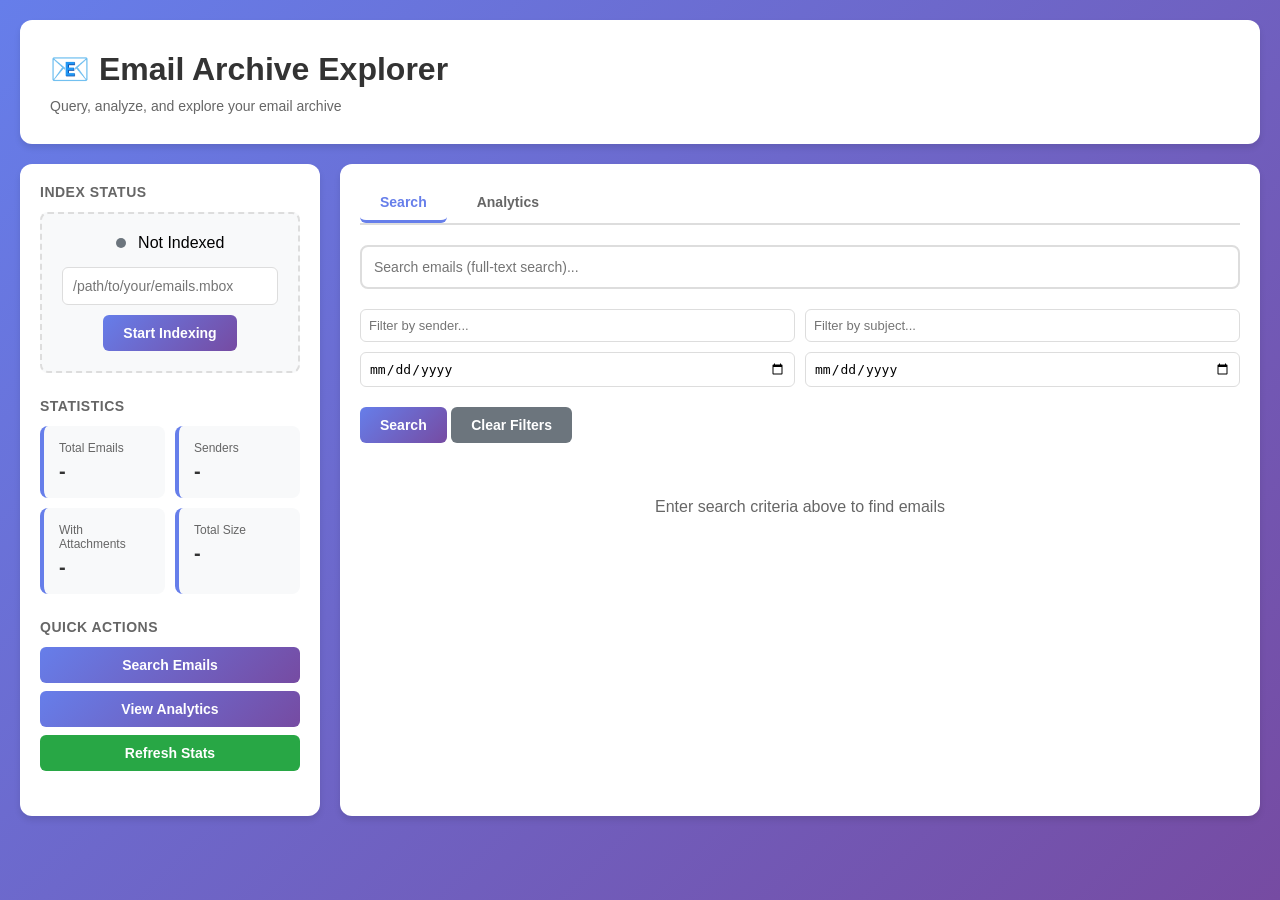
<file: frontend/email-archive.html>
<!DOCTYPE html>
<html lang="en">
<head>
    <meta charset="UTF-8">
    <meta name="viewport" content="width=device-width, initial-scale=1.0">
    <title>Email Archive Explorer</title>
    <style>
        * {
            margin: 0;
            padding: 0;
            box-sizing: border-box;
        }

        body {
            font-family: -apple-system, BlinkMacSystemFont, 'Segoe UI', Roboto, Oxygen, Ubuntu, Cantarell, sans-serif;
            background: linear-gradient(135deg, #667eea 0%, #764ba2 100%);
            min-height: 100vh;
            padding: 20px;
        }

        .container {
            max-width: 1400px;
            margin: 0 auto;
        }

        header {
            background: white;
            border-radius: 12px;
            padding: 30px;
            margin-bottom: 20px;
            box-shadow: 0 4px 6px rgba(0, 0, 0, 0.1);
        }

        h1 {
            color: #333;
            margin-bottom: 10px;
        }

        .subtitle {
            color: #666;
            font-size: 14px;
        }

        .main-grid {
            display: grid;
            grid-template-columns: 300px 1fr;
            gap: 20px;
            margin-bottom: 20px;
        }

        .sidebar {
            background: white;
            border-radius: 12px;
            padding: 20px;
            box-shadow: 0 4px 6px rgba(0, 0, 0, 0.1);
            max-height: calc(100vh - 200px);
            overflow-y: auto;
        }

        .main-content {
            background: white;
            border-radius: 12px;
            padding: 20px;
            box-shadow: 0 4px 6px rgba(0, 0, 0, 0.1);
            max-height: calc(100vh - 200px);
            overflow-y: auto;
        }

        .section {
            margin-bottom: 25px;
        }

        .section-title {
            font-size: 14px;
            font-weight: 600;
            color: #666;
            text-transform: uppercase;
            margin-bottom: 12px;
            letter-spacing: 0.5px;
        }

        .indexing-panel {
            background: #f8f9fa;
            border: 2px dashed #ddd;
            border-radius: 8px;
            padding: 20px;
            text-align: center;
        }

        .indexing-panel input[type="text"] {
            width: 100%;
            padding: 10px;
            border: 1px solid #ddd;
            border-radius: 6px;
            margin-bottom: 10px;
            font-size: 14px;
        }

        button {
            background: linear-gradient(135deg, #667eea 0%, #764ba2 100%);
            color: white;
            border: none;
            padding: 10px 20px;
            border-radius: 6px;
            cursor: pointer;
            font-size: 14px;
            font-weight: 600;
            transition: transform 0.2s;
        }

        button:hover {
            transform: translateY(-2px);
        }

        button:disabled {
            opacity: 0.5;
            cursor: not-allowed;
        }

        .stats-grid {
            display: grid;
            grid-template-columns: 1fr 1fr;
            gap: 10px;
        }

        .stat-card {
            background: #f8f9fa;
            padding: 15px;
            border-radius: 8px;
            border-left: 4px solid #667eea;
        }

        .stat-label {
            font-size: 12px;
            color: #666;
            margin-bottom: 5px;
        }

        .stat-value {
            font-size: 20px;
            font-weight: 700;
            color: #333;
        }

        .search-box {
            margin-bottom: 20px;
        }

        .search-box input {
            width: 100%;
            padding: 12px;
            border: 2px solid #ddd;
            border-radius: 8px;
            font-size: 14px;
            transition: border-color 0.3s;
        }

        .search-box input:focus {
            outline: none;
            border-color: #667eea;
        }

        .filters {
            display: grid;
            grid-template-columns: 1fr 1fr;
            gap: 10px;
            margin-bottom: 20px;
        }

        .filters input,
        .filters select {
            padding: 8px;
            border: 1px solid #ddd;
            border-radius: 6px;
            font-size: 13px;
        }

        .email-list {
            list-style: none;
        }

        .email-item {
            background: #f8f9fa;
            padding: 15px;
            margin-bottom: 10px;
            border-radius: 8px;
            cursor: pointer;
            transition: all 0.3s;
            border-left: 4px solid transparent;
        }

        .email-item:hover {
            background: #e9ecef;
            border-left-color: #667eea;
            transform: translateX(5px);
        }

        .email-subject {
            font-weight: 600;
            color: #333;
            margin-bottom: 5px;
        }

        .email-meta {
            font-size: 12px;
            color: #666;
            display: flex;
            justify-content: space-between;
            align-items: center;
        }

        .email-badge {
            background: #667eea;
            color: white;
            padding: 2px 8px;
            border-radius: 12px;
            font-size: 11px;
        }

        .email-detail {
            background: #f8f9fa;
            padding: 20px;
            border-radius: 8px;
            margin-top: 20px;
        }

        .email-detail-header {
            border-bottom: 2px solid #ddd;
            padding-bottom: 15px;
            margin-bottom: 15px;
        }

        .email-detail-body {
            background: white;
            padding: 15px;
            border-radius: 6px;
            max-height: 400px;
            overflow-y: auto;
            white-space: pre-wrap;
            font-family: monospace;
            font-size: 13px;
        }

        .tabs {
            display: flex;
            gap: 10px;
            margin-bottom: 20px;
            border-bottom: 2px solid #ddd;
        }

        .tab {
            padding: 10px 20px;
            background: transparent;
            color: #666;
            border: none;
            cursor: pointer;
            font-size: 14px;
            font-weight: 600;
            transition: all 0.3s;
            border-bottom: 3px solid transparent;
        }

        .tab.active {
            color: #667eea;
            border-bottom-color: #667eea;
        }

        .tab-content {
            display: none;
        }

        .tab-content.active {
            display: block;
        }

        .chart-container {
            background: #f8f9fa;
            padding: 20px;
            border-radius: 8px;
            margin-bottom: 20px;
        }

        .loading {
            text-align: center;
            padding: 40px;
            color: #666;
        }

        .spinner {
            border: 3px solid #f3f3f3;
            border-top: 3px solid #667eea;
            border-radius: 50%;
            width: 40px;
            height: 40px;
            animation: spin 1s linear infinite;
            margin: 20px auto;
        }

        @keyframes spin {
            0% { transform: rotate(0deg); }
            100% { transform: rotate(360deg); }
        }

        .pagination {
            display: flex;
            justify-content: center;
            gap: 10px;
            margin-top: 20px;
        }

        .pagination button {
            padding: 8px 16px;
        }

        .status-indicator {
            display: inline-block;
            width: 10px;
            height: 10px;
            border-radius: 50%;
            margin-right: 8px;
        }

        .status-indicator.ready { background: #28a745; }
        .status-indicator.indexing { background: #ffc107; animation: pulse 1s infinite; }
        .status-indicator.error { background: #dc3545; }
        .status-indicator.not-started { background: #6c757d; }

        @keyframes pulse {
            0%, 100% { opacity: 1; }
            50% { opacity: 0.5; }
        }
    </style>
</head>
<body>
    <div class="container">
        <header>
            <h1>📧 Email Archive Explorer</h1>
            <p class="subtitle">Query, analyze, and explore your email archive</p>
        </header>

        <div class="main-grid">
            <!-- Sidebar -->
            <aside class="sidebar">
                <!-- Indexing Section -->
                <div class="section">
                    <div class="section-title">Index Status</div>
                    <div id="indexing-status" class="indexing-panel">
                        <div id="status-display">
                            <span class="status-indicator not-started"></span>
                            <span>Not Indexed</span>
                        </div>
                        <div id="indexing-form" style="margin-top: 15px;">
                            <input type="text" id="mbox-path" placeholder="/path/to/your/emails.mbox">
                            <button onclick="startIndexing()">Start Indexing</button>
                        </div>
                    </div>
                </div>

                <!-- Statistics Section -->
                <div class="section">
                    <div class="section-title">Statistics</div>
                    <div id="stats-container" class="stats-grid">
                        <div class="stat-card">
                            <div class="stat-label">Total Emails</div>
                            <div class="stat-value" id="stat-total">-</div>
                        </div>
                        <div class="stat-card">
                            <div class="stat-label">Senders</div>
                            <div class="stat-value" id="stat-senders">-</div>
                        </div>
                        <div class="stat-card">
                            <div class="stat-label">With Attachments</div>
                            <div class="stat-value" id="stat-attachments">-</div>
                        </div>
                        <div class="stat-card">
                            <div class="stat-label">Total Size</div>
                            <div class="stat-value" id="stat-size">-</div>
                        </div>
                    </div>
                </div>

                <!-- Quick Actions -->
                <div class="section">
                    <div class="section-title">Quick Actions</div>
                    <button onclick="switchTab('search')" style="width: 100%; margin-bottom: 8px;">Search Emails</button>
                    <button onclick="switchTab('analytics')" style="width: 100%; margin-bottom: 8px;">View Analytics</button>
                    <button onclick="loadStats()" style="width: 100%; background: #28a745;">Refresh Stats</button>
                </div>
            </aside>

            <!-- Main Content -->
            <main class="main-content">
                <div class="tabs">
                    <button class="tab active" data-tab="search" onclick="switchTab('search')">Search</button>
                    <button class="tab" data-tab="analytics" onclick="switchTab('analytics')">Analytics</button>
                </div>

                <!-- Search Tab -->
                <div id="tab-search" class="tab-content active">
                    <div class="search-box">
                        <input type="text" id="search-query" placeholder="Search emails (full-text search)..." onkeyup="handleSearch(event)">
                    </div>

                    <div class="filters">
                        <input type="text" id="filter-sender" placeholder="Filter by sender...">
                        <input type="text" id="filter-subject" placeholder="Filter by subject...">
                        <input type="date" id="filter-date-from" placeholder="From date">
                        <input type="date" id="filter-date-to" placeholder="To date">
                    </div>

                    <div style="margin-bottom: 15px;">
                        <button onclick="performSearch()">Search</button>
                        <button onclick="clearFilters()" style="background: #6c757d;">Clear Filters</button>
                    </div>

                    <div id="search-results">
                        <p style="text-align: center; color: #666; padding: 40px;">
                            Enter search criteria above to find emails
                        </p>
                    </div>

                    <div id="email-detail" style="display: none;"></div>
                </div>

                <!-- Analytics Tab -->
                <div id="tab-analytics" class="tab-content">
                    <div class="section">
                        <h3>Top Senders</h3>
                        <div id="analytics-senders" class="loading">
                            <div class="spinner"></div>
                        </div>
                    </div>

                    <div class="section">
                        <h3>Top Recipients</h3>
                        <div id="analytics-recipients" class="loading">
                            <div class="spinner"></div>
                        </div>
                    </div>

                    <div class="section">
                        <h3>Email Distribution by Year</h3>
                        <div id="analytics-years" class="loading">
                            <div class="spinner"></div>
                        </div>
                    </div>

                    <div class="section">
                        <h3>Emails by Day of Week</h3>
                        <div id="analytics-days" class="loading">
                            <div class="spinner"></div>
                        </div>
                    </div>
                </div>
            </main>
        </div>
    </div>

    <script src="email-archive.js"></script>
</body>
</html>
</file>
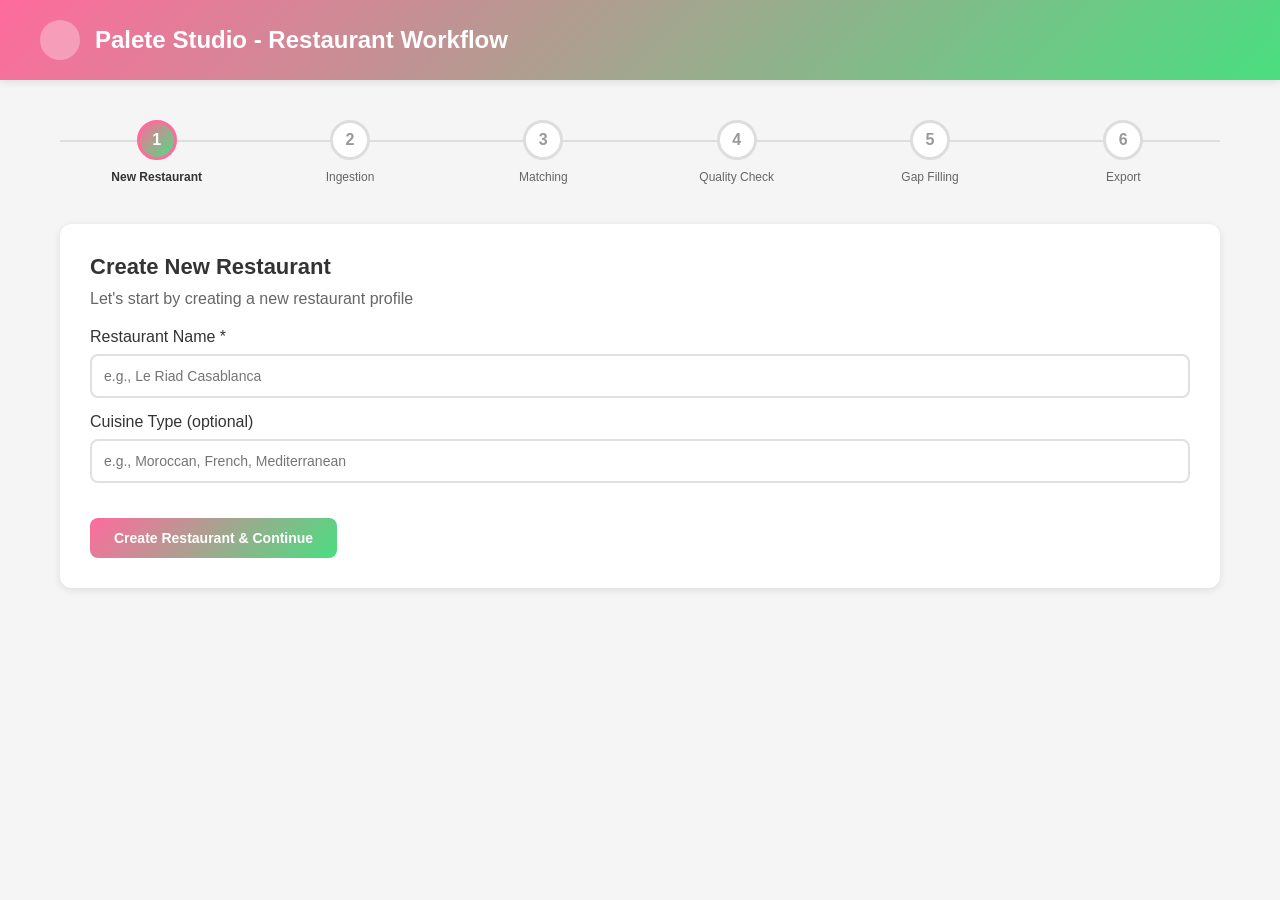
<file: frontend/workflow.html>
<!DOCTYPE html>
<html lang="en">
<head>
    <meta charset="UTF-8">
    <meta name="viewport" content="width=device-width, initial-scale=1.0">
    <title>Restaurant Workflow - Palete Studio</title>
    <link rel="icon" type="image/svg+xml" href="favicon.svg">

    <!-- Clerk Authentication -->
    <script
        async
        crossorigin="anonymous"
        data-clerk-publishable-key="pk_test_dmFsdWVkLWVzY2FyZ290LTY0LmNsZXJrLmFjY291bnRzLmRldiQ"
        src="https://valued-escargot-64.clerk.accounts.dev/npm/@clerk/clerk-js@latest/dist/clerk.browser.js"
        type="text/javascript"
    ></script>

    <style>
        * {
            margin: 0;
            padding: 0;
            box-sizing: border-box;
        }

        body {
            font-family: -apple-system, BlinkMacSystemFont, 'Segoe UI', Roboto, Oxygen, Ubuntu, Cantarell, sans-serif;
            background: #f5f5f5;
            color: #333;
        }

        header {
            background: linear-gradient(135deg, #ff6b9d 0%, #4ade80 100%);
            color: white;
            padding: 20px 40px;
            display: flex;
            justify-content: space-between;
            align-items: center;
            box-shadow: 0 2px 8px rgba(0,0,0,0.1);
        }

        .logo-container {
            display: flex;
            align-items: center;
            gap: 15px;
        }

        .logo-circle {
            width: 40px;
            height: 40px;
            background: rgba(255,255,255,0.3);
            border-radius: 50%;
        }

        h1 {
            font-size: 24px;
            font-weight: 600;
        }

        .container {
            max-width: 1200px;
            margin: 40px auto;
            padding: 0 20px;
        }

        /* Progress Steps */
        .progress-steps {
            display: flex;
            justify-content: space-between;
            margin-bottom: 40px;
            position: relative;
        }

        .progress-steps::before {
            content: '';
            position: absolute;
            top: 20px;
            left: 0;
            right: 0;
            height: 2px;
            background: #ddd;
            z-index: 0;
        }

        .step {
            flex: 1;
            text-align: center;
            position: relative;
            z-index: 1;
        }

        .step-circle {
            width: 40px;
            height: 40px;
            border-radius: 50%;
            background: white;
            border: 3px solid #ddd;
            display: flex;
            align-items: center;
            justify-content: center;
            margin: 0 auto 10px;
            font-weight: bold;
            color: #999;
        }

        .step.active .step-circle {
            border-color: #ff6b9d;
            background: linear-gradient(135deg, #ff6b9d 0%, #4ade80 100%);
            color: white;
        }

        .step.completed .step-circle {
            border-color: #4ade80;
            background: #4ade80;
            color: white;
        }

        .step-label {
            font-size: 12px;
            color: #666;
        }

        .step.active .step-label {
            color: #333;
            font-weight: 600;
        }

        /* Cards */
        .card {
            background: white;
            border-radius: 12px;
            padding: 30px;
            box-shadow: 0 2px 8px rgba(0,0,0,0.1);
            margin-bottom: 20px;
        }

        .card h2 {
            font-size: 22px;
            margin-bottom: 10px;
            color: #333;
        }

        .card p {
            color: #666;
            margin-bottom: 20px;
        }

        /* Forms */
        input[type="text"],
        input[type="file"] {
            width: 100%;
            padding: 12px;
            border: 2px solid #e0e0e0;
            border-radius: 8px;
            font-size: 14px;
            margin-bottom: 15px;
        }

        input[type="text"]:focus,
        input[type="file"]:focus {
            outline: none;
            border-color: #ff6b9d;
        }

        label {
            display: block;
            font-weight: 500;
            margin-bottom: 8px;
            color: #333;
        }

        /* Buttons */
        .btn {
            padding: 12px 24px;
            border: none;
            border-radius: 8px;
            font-size: 14px;
            font-weight: 600;
            cursor: pointer;
            transition: all 0.3s;
        }

        .btn-primary {
            background: linear-gradient(135deg, #ff6b9d 0%, #4ade80 100%);
            color: white;
        }

        .btn-primary:hover {
            transform: translateY(-2px);
            box-shadow: 0 4px 12px rgba(255, 107, 157, 0.3);
        }

        .btn-secondary {
            background: #f0f0f0;
            color: #333;
        }

        .btn-secondary:hover {
            background: #e0e0e0;
        }

        .btn:disabled {
            opacity: 0.5;
            cursor: not-allowed;
            transform: none !important;
        }

        .btn-group {
            display: flex;
            gap: 10px;
            margin-top: 20px;
        }

        /* Upload areas */
        .upload-area {
            border: 2px dashed #ddd;
            border-radius: 12px;
            padding: 40px;
            text-align: center;
            cursor: pointer;
            transition: all 0.3s;
            margin-bottom: 20px;
        }

        .upload-area:hover {
            border-color: #ff6b9d;
            background: #fafafa;
        }

        .upload-area.has-file {
            border-color: #4ade80;
            background: #f0fdf4;
        }

        /* Loading */
        .loading {
            display: none;
            text-align: center;
            padding: 40px;
        }

        .loading.show {
            display: block;
        }

        .spinner {
            width: 50px;
            height: 50px;
            border: 4px solid #f0f0f0;
            border-top: 4px solid #ff6b9d;
            border-radius: 50%;
            animation: spin 1s linear infinite;
            margin: 0 auto 15px;
        }

        @keyframes spin {
            0% { transform: rotate(0deg); }
            100% { transform: rotate(360deg); }
        }

        /* Results */
        .result-list {
            margin-top: 20px;
        }

        .result-item {
            background: #f9f9f9;
            border-radius: 8px;
            padding: 15px;
            margin-bottom: 10px;
        }

        .result-item strong {
            color: #333;
        }

        /* Hidden by default */
        .screen {
            display: none;
        }

        .screen.active {
            display: block;
        }

        /* Match items */
        .match-item {
            display: flex;
            align-items: center;
            justify-content: space-between;
            background: #f9f9f9;
            border-radius: 8px;
            padding: 15px;
            margin-bottom: 10px;
        }

        .match-item.low-confidence {
            border-left: 4px solid #ff6b9d;
        }

        .match-item.medium-confidence {
            border-left: 4px solid #fbbf24;
        }

        .match-item.high-confidence {
            border-left: 4px solid #4ade80;
        }

        .confidence-badge {
            padding: 4px 12px;
            border-radius: 12px;
            font-size: 12px;
            font-weight: 600;
        }

        .confidence-low {
            background: #ffe4e6;
            color: #ff6b9d;
        }

        .confidence-medium {
            background: #fef3c7;
            color: #d97706;
        }

        .confidence-high {
            background: #dcfce7;
            color: #16a34a;
        }
    </style>
</head>
<body>
    <header>
        <div class="logo-container">
            <div class="logo-circle"></div>
            <h1>Palete Studio - Restaurant Workflow</h1>
        </div>
        <div id="user-button-container"></div>
    </header>

    <div class="container">
        <!-- Progress Steps -->
        <div class="progress-steps">
            <div class="step active" id="step-0">
                <div class="step-circle">1</div>
                <div class="step-label">New Restaurant</div>
            </div>
            <div class="step" id="step-1">
                <div class="step-circle">2</div>
                <div class="step-label">Ingestion</div>
            </div>
            <div class="step" id="step-2">
                <div class="step-circle">3</div>
                <div class="step-label">Matching</div>
            </div>
            <div class="step" id="step-3">
                <div class="step-circle">4</div>
                <div class="step-label">Quality Check</div>
            </div>
            <div class="step" id="step-4">
                <div class="step-circle">5</div>
                <div class="step-label">Gap Filling</div>
            </div>
            <div class="step" id="step-5">
                <div class="step-circle">6</div>
                <div class="step-label">Export</div>
            </div>
        </div>

        <!-- Screen 0: New Restaurant -->
        <div class="screen active" id="screen-0">
            <div class="card">
                <h2>Create New Restaurant</h2>
                <p>Let's start by creating a new restaurant profile</p>

                <label>Restaurant Name *</label>
                <input type="text" id="restaurantName" placeholder="e.g., Le Riad Casablanca">

                <label>Cuisine Type (optional)</label>
                <input type="text" id="cuisineType" placeholder="e.g., Moroccan, French, Mediterranean">

                <div class="btn-group">
                    <button class="btn btn-primary" onclick="createRestaurant()">Create Restaurant & Continue</button>
                </div>
            </div>
        </div>

        <!-- Screen 1: Ingestion & Extraction -->
        <div class="screen" id="screen-1">
            <div class="card">
                <h2>Ingestion & Extraction</h2>
                <p>Upload your menu and food photos</p>

                <label>Upload Menu (PDF or Image) *</label>
                <div class="upload-area" id="menuUploadArea" onclick="document.getElementById('menuFileInput').click()">
                    <div>📄 Click to upload menu</div>
                    <div style="font-size: 12px; color: #999; margin-top: 5px;">PDF, JPG, PNG supported</div>
                </div>
                <input type="file" id="menuFileInput" accept=".pdf,.jpg,.jpeg,.png" style="display: none;" onchange="handleMenuUpload(event)">

                <label>Upload Food Photos *</label>
                <div class="upload-area" id="photosUploadArea" onclick="document.getElementById('photosFileInput').click()">
                    <div>📷 Click to upload photos</div>
                    <div style="font-size: 12px; color: #999; margin-top: 5px;">Select multiple images</div>
                </div>
                <input type="file" id="photosFileInput" accept=".jpg,.jpeg,.png" multiple style="display: none;" onchange="handlePhotosUpload(event)">

                <div id="uploadResults"></div>

                <div class="btn-group">
                    <button class="btn btn-secondary" onclick="goToStep(0)">Back</button>
                    <button class="btn btn-primary" id="extractBtn" onclick="extractMenu()" disabled>Extract Menu Items</button>
                </div>
            </div>

            <div class="loading" id="loading-1">
                <div class="spinner"></div>
                <p>Processing your menu and photos...</p>
            </div>
        </div>

        <!-- Screen 2: Photo-to-Item Matching -->
        <div class="screen" id="screen-2">
            <div class="card">
                <h2>Photo-to-Item Matching</h2>
                <p>Review and adjust photo matches for each menu item</p>

                <div id="matchingResults"></div>

                <div class="btn-group">
                    <button class="btn btn-secondary" onclick="goToStep(1)">Back</button>
                    <button class="btn btn-primary" onclick="proceedToQuality()">Continue to Quality Check</button>
                </div>
            </div>

            <div class="loading" id="loading-2">
                <div class="spinner"></div>
                <p>Matching photos to menu items...</p>
            </div>
        </div>

        <!-- Screen 3: Quality Assessment -->
        <div class="screen" id="screen-3">
            <div class="card">
                <h2>Quality Assessment & Enhancement</h2>
                <p>All photos will be enhanced and quality checked</p>

                <div id="qualityResults"></div>

                <div class="btn-group">
                    <button class="btn btn-secondary" onclick="goToStep(2)">Back</button>
                    <button class="btn btn-primary" id="enhanceBtn" onclick="enhanceAllPhotos()">Enhance All Photos</button>
                </div>
            </div>

            <div class="loading" id="loading-3">
                <div class="spinner"></div>
                <p>Enhancing photos with Photoroom...</p>
            </div>
        </div>

        <!-- Screen 4: Gap Filling -->
        <div class="screen" id="screen-4">
            <div class="card">
                <h2>Gap Filling</h2>
                <p>Generate AI photos for missing or low-quality items</p>

                <div id="gapResults"></div>

                <div class="btn-group">
                    <button class="btn btn-secondary" onclick="goToStep(3)">Back</button>
                    <button class="btn btn-primary" onclick="goToStep(5)">Continue to Export</button>
                </div>
            </div>
        </div>

        <!-- Screen 5: Export -->
        <div class="screen" id="screen-5">
            <div class="card">
                <h2>Export</h2>
                <p>Your restaurant is ready! Export your data.</p>

                <div id="exportResults"></div>

                <div class="btn-group">
                    <button class="btn btn-secondary" onclick="goToStep(4)">Back</button>
                    <button class="btn btn-primary" onclick="exportData()">Export Restaurant Data</button>
                    <button class="btn btn-secondary" onclick="startOver()">Start New Restaurant</button>
                </div>
            </div>
        </div>
    </div>

    <script src="workflow.js"></script>
</body>
</html>
</file>
<file: style.css>
/* ========================================
   Keja Conciergerie - Design System
   Inspired by GuestReady's modern property management aesthetic
   ======================================== */

/* CSS Variables - Design Tokens */
:root {
    /* Primary Colors */
    --color-primary: #0F4C81;
    --color-primary-dark: #0A3A63;
    --color-primary-light: #1565A8;

    /* Secondary/Accent */
    --color-accent: #E85D04;
    --color-accent-dark: #D45003;
    --color-accent-light: #F97316;

    /* Neutrals */
    --color-white: #FFFFFF;
    --color-gray-50: #F9FAFB;
    --color-gray-100: #F3F4F6;
    --color-gray-200: #E5E7EB;
    --color-gray-300: #D1D5DB;
    --color-gray-400: #9CA3AF;
    --color-gray-500: #6B7280;
    --color-gray-600: #4B5563;
    --color-gray-700: #374151;
    --color-gray-800: #1F2937;
    --color-gray-900: #111827;

    /* Semantic Colors */
    --color-success: #10B981;
    --color-warning: #F59E0B;
    --color-error: #EF4444;

    /* Typography */
    --font-family: 'Inter', -apple-system, BlinkMacSystemFont, 'Segoe UI', Roboto, sans-serif;

    /* Spacing */
    --space-xs: 0.25rem;
    --space-sm: 0.5rem;
    --space-md: 1rem;
    --space-lg: 1.5rem;
    --space-xl: 2rem;
    --space-2xl: 3rem;
    --space-3xl: 4rem;
    --space-4xl: 6rem;

    /* Border Radius */
    --radius-sm: 4px;
    --radius-md: 8px;
    --radius-lg: 12px;
    --radius-xl: 16px;
    --radius-full: 9999px;

    /* Shadows */
    --shadow-sm: 0 1px 2px 0 rgba(0, 0, 0, 0.05);
    --shadow-md: 0 4px 6px -1px rgba(0, 0, 0, 0.1), 0 2px 4px -1px rgba(0, 0, 0, 0.06);
    --shadow-lg: 0 10px 15px -3px rgba(0, 0, 0, 0.1), 0 4px 6px -2px rgba(0, 0, 0, 0.05);
    --shadow-xl: 0 20px 25px -5px rgba(0, 0, 0, 0.1), 0 10px 10px -5px rgba(0, 0, 0, 0.04);

    /* Transitions */
    --transition-fast: 150ms ease;
    --transition-base: 250ms ease;
    --transition-slow: 350ms ease;
}

/* ========================================
   Reset & Base Styles
   ======================================== */
*, *::before, *::after {
    margin: 0;
    padding: 0;
    box-sizing: border-box;
}

html {
    scroll-behavior: smooth;
}

body {
    font-family: var(--font-family);
    font-size: 16px;
    line-height: 1.6;
    color: var(--color-gray-700);
    background-color: var(--color-white);
    -webkit-font-smoothing: antialiased;
    -moz-osx-font-smoothing: grayscale;
}

img {
    max-width: 100%;
    height: auto;
    display: block;
}

a {
    color: inherit;
    text-decoration: none;
}

ul, ol {
    list-style: none;
}

button {
    font-family: inherit;
    cursor: pointer;
    border: none;
    background: none;
}

/* ========================================
   Typography
   ======================================== */
h1, h2, h3, h4, h5, h6 {
    font-weight: 700;
    line-height: 1.2;
    color: var(--color-gray-900);
}

h1 {
    font-size: clamp(2.25rem, 5vw, 3.5rem);
    letter-spacing: -0.02em;
}

h2 {
    font-size: clamp(1.75rem, 4vw, 2.5rem);
    letter-spacing: -0.01em;
}

h3 {
    font-size: clamp(1.25rem, 2.5vw, 1.5rem);
}

h4 {
    font-size: 1.125rem;
}

p {
    color: var(--color-gray-600);
}

/* ========================================
   Layout & Container
   ======================================== */
.container {
    width: 100%;
    max-width: 1200px;
    margin: 0 auto;
    padding: 0 var(--space-lg);
}

section {
    padding: var(--space-4xl) 0;
}

/* ========================================
   Buttons
   ======================================== */
.btn {
    display: inline-flex;
    align-items: center;
    justify-content: center;
    gap: var(--space-sm);
    padding: 0.75rem 1.5rem;
    font-size: 0.9375rem;
    font-weight: 600;
    border-radius: var(--radius-md);
    transition: all var(--transition-base);
    white-space: nowrap;
}

.btn-primary {
    background-color: var(--color-accent);
    color: var(--color-white);
}

.btn-primary:hover {
    background-color: var(--color-accent-dark);
    transform: translateY(-1px);
    box-shadow: var(--shadow-lg);
}

.btn-outline {
    background-color: transparent;
    color: var(--color-primary);
    border: 2px solid var(--color-primary);
}

.btn-outline:hover {
    background-color: var(--color-primary);
    color: var(--color-white);
}

.btn-lg {
    padding: 1rem 2rem;
    font-size: 1rem;
}

.btn-block {
    width: 100%;
}

.btn-arrow {
    width: 18px;
    height: 18px;
    transition: transform var(--transition-fast);
}

.btn:hover .btn-arrow {
    transform: translateX(4px);
}

.whatsapp-icon {
    width: 18px;
    height: 18px;
}

/* ========================================
   Navigation
   ======================================== */
.navbar {
    position: fixed;
    top: 0;
    left: 0;
    right: 0;
    z-index: 1000;
    background-color: var(--color-white);
    box-shadow: var(--shadow-sm);
    transition: all var(--transition-base);
}

.navbar.scrolled {
    box-shadow: var(--shadow-md);
}

.nav-container {
    display: flex;
    align-items: center;
    justify-content: space-between;
    height: 72px;
}

.logo {
    display: flex;
    align-items: center;
    gap: var(--space-sm);
    font-weight: 700;
    font-size: 1.25rem;
    color: var(--color-gray-900);
}

.logo-icon {
    display: flex;
    align-items: center;
    justify-content: center;
    width: 36px;
    height: 36px;
    background: linear-gradient(135deg, var(--color-primary) 0%, var(--color-primary-dark) 100%);
    color: var(--color-white);
    border-radius: var(--radius-md);
    font-weight: 800;
    font-size: 1.125rem;
}

.logo-text {
    color: var(--color-gray-900);
}

.nav-links {
    display: flex;
    align-items: center;
    gap: var(--space-xl);
}

.nav-links a {
    font-size: 0.9375rem;
    font-weight: 500;
    color: var(--color-gray-600);
    transition: color var(--transition-fast);
    position: relative;
}

.nav-links a:hover {
    color: var(--color-primary);
}

.nav-links a::after {
    content: '';
    position: absolute;
    bottom: -4px;
    left: 0;
    width: 0;
    height: 2px;
    background-color: var(--color-primary);
    transition: width var(--transition-fast);
}

.nav-links a:hover::after {
    width: 100%;
}

.nav-cta {
    display: flex;
    align-items: center;
    gap: var(--space-md);
}

.nav-cta .btn {
    padding: 0.5rem 1rem;
    font-size: 0.875rem;
}

.mobile-menu-btn {
    display: none;
    flex-direction: column;
    gap: 5px;
    padding: 8px;
}

.mobile-menu-btn span {
    display: block;
    width: 24px;
    height: 2px;
    background-color: var(--color-gray-700);
    transition: all var(--transition-fast);
}

/* ========================================
   Hero Section
   ======================================== */
.hero {
    padding-top: 120px;
    padding-bottom: var(--space-4xl);
    background: linear-gradient(180deg, var(--color-gray-50) 0%, var(--color-white) 100%);
}

.hero .container {
    display: grid;
    grid-template-columns: 1fr 1fr;
    gap: var(--space-3xl);
    align-items: center;
}

.hero-badge {
    display: inline-block;
    padding: var(--space-sm) var(--space-md);
    background-color: rgba(15, 76, 129, 0.1);
    color: var(--color-primary);
    font-size: 0.875rem;
    font-weight: 600;
    border-radius: var(--radius-full);
    margin-bottom: var(--space-lg);
}

.hero h1 {
    margin-bottom: var(--space-lg);
}

.hero-subtitle {
    font-size: 1.125rem;
    color: var(--color-gray-600);
    margin-bottom: var(--space-xl);
    max-width: 520px;
}

.hero-cta {
    display: flex;
    flex-direction: column;
    align-items: flex-start;
    gap: var(--space-md);
}

.cta-note {
    font-size: 0.875rem;
    color: var(--color-gray-500);
}

.hero-image-placeholder {
    position: relative;
    aspect-ratio: 4/3;
    background: linear-gradient(135deg, var(--color-primary) 0%, var(--color-primary-dark) 100%);
    border-radius: var(--radius-xl);
    display: flex;
    align-items: flex-end;
    justify-content: flex-start;
    padding: var(--space-xl);
    overflow: hidden;
}

.hero-image-placeholder::before {
    content: '';
    position: absolute;
    top: 0;
    left: 0;
    right: 0;
    bottom: 0;
    background: url("data:image/svg+xml,%3Csvg width='60' height='60' viewBox='0 0 60 60' xmlns='http://www.w3.org/2000/svg'%3E%3Cg fill='none' fill-rule='evenodd'%3E%3Cg fill='%23ffffff' fill-opacity='0.05'%3E%3Cpath d='M36 34v-4h-2v4h-4v2h4v4h2v-4h4v-2h-4zm0-30V0h-2v4h-4v2h4v4h2V6h4V4h-4zM6 34v-4H4v4H0v2h4v4h2v-4h4v-2H6zM6 4V0H4v4H0v2h4v4h2V6h4V4H6z'/%3E%3C/g%3E%3C/g%3E%3C/svg%3E");
}

.hero-stats-card {
    display: flex;
    align-items: center;
    gap: var(--space-md);
    background-color: var(--color-white);
    padding: var(--space-lg);
    border-radius: var(--radius-lg);
    box-shadow: var(--shadow-xl);
    position: relative;
    z-index: 1;
}

.stat-icon {
    display: flex;
    align-items: center;
    justify-content: center;
    width: 48px;
    height: 48px;
    background-color: var(--color-gray-100);
    border-radius: var(--radius-md);
}

.stat-icon svg {
    width: 24px;
    height: 24px;
    stroke: var(--color-primary);
}

.stat-content {
    display: flex;
    flex-direction: column;
}

.stat-value {
    font-size: 1.5rem;
    font-weight: 800;
    color: var(--color-success);
}

.stat-label {
    font-size: 0.875rem;
    color: var(--color-gray-600);
}

/* ========================================
   Proof Points
   ======================================== */
.proof-points {
    padding: var(--space-2xl) 0;
    background-color: var(--color-white);
    border-bottom: 1px solid var(--color-gray-200);
}

.proof-grid {
    display: grid;
    grid-template-columns: repeat(3, 1fr);
    gap: var(--space-xl);
}

.proof-item {
    display: flex;
    align-items: center;
    gap: var(--space-md);
    padding: var(--space-lg);
    background-color: var(--color-gray-50);
    border-radius: var(--radius-lg);
}

.proof-icon {
    display: flex;
    align-items: center;
    justify-content: center;
    width: 56px;
    height: 56px;
    background-color: var(--color-white);
    border-radius: var(--radius-md);
    flex-shrink: 0;
    box-shadow: var(--shadow-sm);
}

.proof-icon svg {
    width: 28px;
    height: 28px;
    stroke: var(--color-primary);
}

.proof-content h3 {
    font-size: 1.5rem;
    font-weight: 800;
    color: var(--color-gray-900);
    margin-bottom: var(--space-xs);
}

.proof-content p {
    font-size: 0.875rem;
    color: var(--color-gray-500);
}

/* ========================================
   Section Header
   ======================================== */
.section-header {
    text-align: center;
    max-width: 600px;
    margin: 0 auto var(--space-3xl);
}

.section-header h2 {
    margin-bottom: var(--space-md);
}

.section-header p {
    font-size: 1.125rem;
    color: var(--color-gray-500);
}

/* ========================================
   How It Works
   ======================================== */
.how-it-works {
    background-color: var(--color-white);
}

.steps-grid {
    display: grid;
    grid-template-columns: repeat(4, 1fr);
    gap: var(--space-xl);
}

.step-card {
    position: relative;
    text-align: center;
    padding: var(--space-xl);
    background-color: var(--color-gray-50);
    border-radius: var(--radius-lg);
    transition: all var(--transition-base);
}

.step-card:hover {
    transform: translateY(-4px);
    box-shadow: var(--shadow-lg);
}

.step-number {
    position: absolute;
    top: var(--space-md);
    right: var(--space-md);
    font-size: 0.75rem;
    font-weight: 700;
    color: var(--color-gray-400);
}

.step-icon {
    display: flex;
    align-items: center;
    justify-content: center;
    width: 64px;
    height: 64px;
    margin: 0 auto var(--space-lg);
    background: linear-gradient(135deg, var(--color-primary) 0%, var(--color-primary-light) 100%);
    border-radius: var(--radius-lg);
}

.step-icon svg {
    width: 32px;
    height: 32px;
    stroke: var(--color-white);
}

.step-card h3 {
    margin-bottom: var(--space-sm);
    color: var(--color-gray-900);
}

.step-card p {
    font-size: 0.9375rem;
    color: var(--color-gray-500);
}

/* ========================================
   Services
   ======================================== */
.services {
    background-color: var(--color-gray-50);
}

.services-grid {
    display: grid;
    grid-template-columns: repeat(3, 1fr);
    gap: var(--space-xl);
}

.service-card {
    background-color: var(--color-white);
    padding: var(--space-xl);
    border-radius: var(--radius-lg);
    border: 1px solid var(--color-gray-200);
    transition: all var(--transition-base);
}

.service-card:hover {
    transform: translateY(-4px);
    box-shadow: var(--shadow-lg);
    border-color: transparent;
}

.service-icon {
    display: flex;
    align-items: center;
    justify-content: center;
    width: 56px;
    height: 56px;
    background-color: var(--color-gray-100);
    border-radius: var(--radius-md);
    margin-bottom: var(--space-lg);
}

.service-icon svg {
    width: 28px;
    height: 28px;
    stroke: var(--color-primary);
}

.service-card h3 {
    margin-bottom: var(--space-sm);
    color: var(--color-gray-900);
}

.service-card > p {
    font-size: 0.9375rem;
    color: var(--color-gray-500);
    margin-bottom: var(--space-lg);
}

.service-features {
    display: flex;
    flex-direction: column;
    gap: var(--space-sm);
}

.service-features li {
    font-size: 0.875rem;
    color: var(--color-gray-600);
    padding-left: var(--space-lg);
    position: relative;
}

.service-features li::before {
    content: '';
    position: absolute;
    left: 0;
    top: 6px;
    width: 8px;
    height: 8px;
    background-color: var(--color-success);
    border-radius: 50%;
}

/* ========================================
   For Owners
   ======================================== */
.for-owners {
    background-color: var(--color-white);
}

.owner-types {
    display: grid;
    grid-template-columns: repeat(3, 1fr);
    gap: var(--space-xl);
    margin-bottom: var(--space-3xl);
}

.owner-card {
    text-align: center;
    padding: var(--space-xl);
    background-color: var(--color-gray-50);
    border-radius: var(--radius-lg);
    transition: all var(--transition-base);
}

.owner-card:hover {
    transform: translateY(-4px);
    box-shadow: var(--shadow-lg);
}

.owner-icon {
    display: flex;
    align-items: center;
    justify-content: center;
    width: 64px;
    height: 64px;
    margin: 0 auto var(--space-lg);
    background: linear-gradient(135deg, var(--color-primary) 0%, var(--color-primary-light) 100%);
    border-radius: var(--radius-lg);
}

.owner-icon svg {
    width: 32px;
    height: 32px;
    stroke: var(--color-white);
}

.owner-card h3 {
    margin-bottom: var(--space-sm);
}

.owner-card p {
    font-size: 0.9375rem;
    color: var(--color-gray-500);
}

/* Comparison Section */
.comparison-section {
    margin-bottom: var(--space-3xl);
}

.comparison-section > h3 {
    text-align: center;
    margin-bottom: var(--space-xl);
    font-size: 1.5rem;
}

.comparison-table {
    display: grid;
    grid-template-columns: 1fr 1fr;
    gap: var(--space-xl);
    max-width: 900px;
    margin: 0 auto;
}

.comparison-column {
    background-color: var(--color-gray-50);
    border-radius: var(--radius-lg);
    padding: var(--space-xl);
}

.comparison-column.keja-column {
    background: linear-gradient(135deg, var(--color-primary) 0%, var(--color-primary-dark) 100%);
    color: var(--color-white);
}

.column-header {
    display: flex;
    align-items: center;
    gap: var(--space-md);
    font-weight: 700;
    font-size: 1.125rem;
    margin-bottom: var(--space-lg);
    padding-bottom: var(--space-md);
    border-bottom: 2px solid var(--color-gray-200);
}

.keja-column .column-header {
    border-bottom-color: rgba(255, 255, 255, 0.2);
}

.column-icon {
    display: flex;
    align-items: center;
    justify-content: center;
    width: 36px;
    height: 36px;
    background-color: var(--color-gray-200);
    border-radius: var(--radius-md);
    font-weight: 700;
    font-size: 0.875rem;
}

.column-icon.keja {
    background-color: var(--color-white);
    color: var(--color-primary);
}

.comparison-column ul {
    display: flex;
    flex-direction: column;
    gap: var(--space-md);
}

.comparison-column li {
    display: flex;
    align-items: flex-start;
    gap: var(--space-sm);
    font-size: 0.9375rem;
}

.comparison-column li svg {
    width: 20px;
    height: 20px;
    flex-shrink: 0;
    stroke: var(--color-success);
    margin-top: 2px;
}

.keja-column li svg {
    stroke: var(--color-white);
}

.keja-column li {
    color: rgba(255, 255, 255, 0.9);
}

/* Reporting Preview */
.reporting-preview {
    text-align: center;
}

.reporting-preview h3 {
    font-size: 1.5rem;
    margin-bottom: var(--space-sm);
}

.reporting-preview > p {
    color: var(--color-gray-500);
    margin-bottom: var(--space-xl);
}

.report-mockup {
    display: flex;
    justify-content: center;
}

.report-card {
    background-color: var(--color-white);
    border: 1px solid var(--color-gray-200);
    border-radius: var(--radius-lg);
    padding: var(--space-xl);
    max-width: 500px;
    width: 100%;
    box-shadow: var(--shadow-xl);
}

.report-header {
    display: flex;
    justify-content: space-between;
    align-items: center;
    margin-bottom: var(--space-lg);
    padding-bottom: var(--space-md);
    border-bottom: 1px solid var(--color-gray-200);
}

.report-header span:first-child {
    font-weight: 700;
    color: var(--color-gray-900);
}

.report-date {
    font-size: 0.875rem;
    color: var(--color-gray-500);
}

.report-stats {
    display: grid;
    grid-template-columns: repeat(3, 1fr);
    gap: var(--space-md);
    margin-bottom: var(--space-xl);
}

.report-stat {
    text-align: center;
}

.report-stat .report-label {
    display: block;
    font-size: 0.75rem;
    color: var(--color-gray-500);
    text-transform: uppercase;
    letter-spacing: 0.05em;
    margin-bottom: var(--space-xs);
}

.report-stat .report-value {
    font-size: 1.25rem;
    font-weight: 700;
    color: var(--color-gray-900);
}

.report-chart {
    display: flex;
    align-items: flex-end;
    justify-content: space-between;
    height: 80px;
    padding-top: var(--space-md);
    border-top: 1px solid var(--color-gray-200);
}

.chart-bar {
    width: 12%;
    background: linear-gradient(180deg, var(--color-primary-light) 0%, var(--color-primary) 100%);
    border-radius: var(--radius-sm) var(--radius-sm) 0 0;
    opacity: 0.6;
}

.chart-bar.highlight {
    opacity: 1;
    background: linear-gradient(180deg, var(--color-accent-light) 0%, var(--color-accent) 100%);
}

/* ========================================
   Testimonials
   ======================================== */
.testimonials {
    background: linear-gradient(135deg, var(--color-primary) 0%, var(--color-primary-dark) 100%);
    color: var(--color-white);
}

.testimonials .section-header h2,
.testimonials .section-header p {
    color: var(--color-white);
}

.testimonials .section-header p {
    opacity: 0.8;
}

.testimonials-grid {
    display: grid;
    grid-template-columns: repeat(4, 1fr);
    gap: var(--space-lg);
}

.testimonial-card {
    background-color: var(--color-white);
    padding: var(--space-xl);
    border-radius: var(--radius-lg);
    color: var(--color-gray-700);
}

.testimonial-rating {
    display: flex;
    gap: 2px;
    margin-bottom: var(--space-md);
}

.testimonial-rating svg {
    width: 18px;
    height: 18px;
    fill: var(--color-warning);
}

.testimonial-text {
    font-size: 0.9375rem;
    line-height: 1.7;
    color: var(--color-gray-600);
    margin-bottom: var(--space-lg);
}

.testimonial-author {
    display: flex;
    align-items: center;
    gap: var(--space-md);
}

.author-avatar {
    display: flex;
    align-items: center;
    justify-content: center;
    width: 48px;
    height: 48px;
    background: linear-gradient(135deg, var(--color-primary) 0%, var(--color-primary-light) 100%);
    color: var(--color-white);
    font-weight: 700;
    border-radius: var(--radius-full);
}

.author-info {
    display: flex;
    flex-direction: column;
}

.author-name {
    font-weight: 600;
    color: var(--color-gray-900);
}

.author-role {
    font-size: 0.875rem;
    color: var(--color-gray-500);
}

/* ========================================
   Pricing
   ======================================== */
.pricing {
    background-color: var(--color-gray-50);
}

.pricing-grid {
    display: grid;
    grid-template-columns: repeat(3, 1fr);
    gap: var(--space-xl);
    margin-bottom: var(--space-2xl);
}

.pricing-card {
    background-color: var(--color-white);
    border: 1px solid var(--color-gray-200);
    border-radius: var(--radius-lg);
    padding: var(--space-xl);
    position: relative;
    transition: all var(--transition-base);
}

.pricing-card:hover {
    transform: translateY(-4px);
    box-shadow: var(--shadow-xl);
}

.pricing-card.featured {
    border: 2px solid var(--color-primary);
    transform: scale(1.02);
}

.pricing-card.featured:hover {
    transform: scale(1.02) translateY(-4px);
}

.pricing-badge {
    position: absolute;
    top: -12px;
    left: 50%;
    transform: translateX(-50%);
    padding: var(--space-xs) var(--space-md);
    background-color: var(--color-primary);
    color: var(--color-white);
    font-size: 0.75rem;
    font-weight: 600;
    border-radius: var(--radius-full);
    text-transform: uppercase;
    letter-spacing: 0.05em;
}

.pricing-header {
    text-align: center;
    padding-bottom: var(--space-lg);
    border-bottom: 1px solid var(--color-gray-200);
    margin-bottom: var(--space-lg);
}

.pricing-header h3 {
    margin-bottom: var(--space-xs);
}

.pricing-desc {
    font-size: 0.875rem;
    color: var(--color-gray-500);
    margin-bottom: var(--space-lg);
}

.pricing-amount {
    display: flex;
    flex-direction: column;
    align-items: center;
}

.price {
    font-size: 3rem;
    font-weight: 800;
    color: var(--color-gray-900);
    line-height: 1;
}

.price-note {
    font-size: 0.875rem;
    color: var(--color-gray-500);
}

.pricing-features {
    display: flex;
    flex-direction: column;
    gap: var(--space-md);
    margin-bottom: var(--space-xl);
}

.pricing-features li {
    display: flex;
    align-items: flex-start;
    gap: var(--space-sm);
    font-size: 0.9375rem;
    color: var(--color-gray-600);
}

.pricing-features li svg {
    width: 20px;
    height: 20px;
    flex-shrink: 0;
    stroke: var(--color-success);
    margin-top: 2px;
}

.pricing-note {
    text-align: center;
    background-color: var(--color-white);
    padding: var(--space-xl);
    border-radius: var(--radius-lg);
    border: 1px solid var(--color-gray-200);
}

.pricing-note h4 {
    margin-bottom: var(--space-sm);
}

.pricing-note > p {
    font-size: 0.9375rem;
    color: var(--color-gray-500);
    margin-bottom: var(--space-md);
}

.pass-through-items {
    display: flex;
    flex-wrap: wrap;
    justify-content: center;
    gap: var(--space-sm);
}

.pass-through-items span {
    padding: var(--space-sm) var(--space-md);
    background-color: var(--color-gray-100);
    border-radius: var(--radius-full);
    font-size: 0.875rem;
    color: var(--color-gray-600);
}

/* ========================================
   Featured Properties
   ======================================== */
.featured-properties {
    background-color: var(--color-white);
}

.properties-grid {
    display: grid;
    grid-template-columns: repeat(2, 1fr);
    gap: var(--space-xl);
}

.property-card {
    background-color: var(--color-white);
    border-radius: var(--radius-xl);
    overflow: hidden;
    box-shadow: var(--shadow-lg);
    transition: all var(--transition-base);
}

.property-card:hover {
    transform: translateY(-8px);
    box-shadow: var(--shadow-xl);
}

.property-image {
    position: relative;
    height: 240px;
    background-size: cover;
    background-position: center;
    display: flex;
    align-items: flex-start;
    justify-content: space-between;
    padding: var(--space-md);
}

.property-image.karen-villa {
    background: linear-gradient(135deg, #2d5016 0%, #4a7c23 50%, #6b9b37 100%);
    background-image: url("data:image/svg+xml,%3Csvg xmlns='http://www.w3.org/2000/svg' viewBox='0 0 400 300'%3E%3Crect fill='%232d5016' width='400' height='300'/%3E%3Cpath fill='%234a7c23' d='M0 200 Q100 150 200 180 T400 160 V300 H0Z'/%3E%3Cpath fill='%236b9b37' d='M0 220 Q150 200 250 230 T400 200 V300 H0Z'/%3E%3Crect fill='%23f5f0e6' x='120' y='80' width='160' height='100' rx='4'/%3E%3Crect fill='%238B4513' x='180' y='140' width='40' height='40'/%3E%3Crect fill='%2387CEEB' x='135' y='95' width='30' height='25'/%3E%3Crect fill='%2387CEEB' x='235' y='95' width='30' height='25'/%3E%3Cpath fill='%23D2691E' d='M100 80 L200 30 L300 80 Z'/%3E%3Ccircle fill='%23228B22' cx='60' cy='140' r='40'/%3E%3Ccircle fill='%23228B22' cx='340' cy='130' r='50'/%3E%3Ccircle fill='%23006400' cx='50' cy='150' r='30'/%3E%3Ccircle fill='%23006400' cx='350' cy='140' r='35'/%3E%3C/svg%3E");
}

.property-image.westlands-apt {
    background: linear-gradient(135deg, #1a365d 0%, #2c5282 50%, #4299e1 100%);
    background-image: url("data:image/svg+xml,%3Csvg xmlns='http://www.w3.org/2000/svg' viewBox='0 0 400 300'%3E%3Crect fill='%231a365d' width='400' height='300'/%3E%3Crect fill='%232c5282' x='50' y='60' width='80' height='200' rx='2'/%3E%3Crect fill='%23718096' x='55' y='65' width='15' height='20'/%3E%3Crect fill='%23718096' x='75' y='65' width='15' height='20'/%3E%3Crect fill='%23718096' x='95' y='65' width='15' height='20'/%3E%3Crect fill='%23718096' x='55' y='95' width='15' height='20'/%3E%3Crect fill='%23718096' x='75' y='95' width='15' height='20'/%3E%3Crect fill='%23718096' x='95' y='95' width='15' height='20'/%3E%3Crect fill='%234299e1' x='160' y='40' width='100' height='220' rx='2'/%3E%3Crect fill='%2390cdf4' x='170' y='50' width='20' height='30'/%3E%3Crect fill='%2390cdf4' x='200' y='50' width='20' height='30'/%3E%3Crect fill='%2390cdf4' x='230' y='50' width='20' height='30'/%3E%3Crect fill='%2390cdf4' x='170' y='90' width='20' height='30'/%3E%3Crect fill='%2390cdf4' x='200' y='90' width='20' height='30'/%3E%3Crect fill='%2390cdf4' x='230' y='90' width='20' height='30'/%3E%3Crect fill='%23718096' x='280' y='80' width='70' height='180' rx='2'/%3E%3C/svg%3E");
}

.property-badge {
    padding: var(--space-xs) var(--space-md);
    background-color: var(--color-white);
    color: var(--color-gray-900);
    font-size: 0.75rem;
    font-weight: 700;
    border-radius: var(--radius-full);
    text-transform: uppercase;
    letter-spacing: 0.05em;
}

.property-stats {
    display: flex;
    gap: var(--space-sm);
}

.property-rating {
    display: flex;
    align-items: center;
    gap: 4px;
    padding: var(--space-xs) var(--space-sm);
    background-color: rgba(0, 0, 0, 0.6);
    color: var(--color-white);
    font-size: 0.875rem;
    font-weight: 600;
    border-radius: var(--radius-md);
}

.property-rating svg {
    fill: var(--color-warning);
}

.property-content {
    padding: var(--space-xl);
}

.property-content h3 {
    margin-bottom: var(--space-sm);
    font-size: 1.25rem;
}

.property-location {
    display: flex;
    align-items: center;
    gap: var(--space-xs);
    font-size: 0.875rem;
    color: var(--color-gray-500);
    margin-bottom: var(--space-md);
}

.property-location svg {
    stroke: var(--color-primary);
}

.property-desc {
    font-size: 0.9375rem;
    color: var(--color-gray-600);
    line-height: 1.6;
    margin-bottom: var(--space-md);
}

.property-features {
    display: flex;
    flex-wrap: wrap;
    gap: var(--space-sm);
    margin-bottom: var(--space-lg);
}

.property-features span {
    padding: var(--space-xs) var(--space-sm);
    background-color: var(--color-gray-100);
    color: var(--color-gray-600);
    font-size: 0.75rem;
    font-weight: 500;
    border-radius: var(--radius-sm);
}

.property-result {
    display: grid;
    grid-template-columns: repeat(3, 1fr);
    gap: var(--space-md);
    padding-top: var(--space-lg);
    border-top: 1px solid var(--color-gray-200);
}

.property-result .result-item {
    text-align: center;
}

.property-result .result-label {
    display: block;
    font-size: 0.7rem;
    color: var(--color-gray-500);
    text-transform: uppercase;
    letter-spacing: 0.05em;
    margin-bottom: var(--space-xs);
}

.property-result .result-value {
    font-size: 1.125rem;
    font-weight: 700;
    color: var(--color-primary);
}

@media (max-width: 768px) {
    .properties-grid {
        grid-template-columns: 1fr;
    }

    .property-image {
        height: 200px;
    }
}

/* ========================================
   Case Study
   ======================================== */
.case-study {
    background: linear-gradient(135deg, var(--color-gray-900) 0%, var(--color-gray-800) 100%);
    color: var(--color-white);
}

.case-study-content {
    text-align: center;
    max-width: 800px;
    margin: 0 auto;
}

.case-study-label {
    display: inline-block;
    padding: var(--space-sm) var(--space-md);
    background-color: rgba(255, 255, 255, 0.1);
    border-radius: var(--radius-full);
    font-size: 0.75rem;
    font-weight: 600;
    text-transform: uppercase;
    letter-spacing: 0.1em;
    margin-bottom: var(--space-md);
}

.case-study-header h2 {
    color: var(--color-white);
    margin-bottom: var(--space-2xl);
}

.case-study-stats {
    display: flex;
    align-items: center;
    justify-content: center;
    gap: var(--space-xl);
    margin-bottom: var(--space-2xl);
}

.case-stat {
    display: flex;
    flex-direction: column;
    align-items: center;
}

.case-stat-label {
    font-size: 0.75rem;
    text-transform: uppercase;
    letter-spacing: 0.1em;
    opacity: 0.7;
    margin-bottom: var(--space-sm);
}

.case-stat-value {
    font-size: 2rem;
    font-weight: 800;
}

.case-stat-value.before {
    opacity: 0.6;
}

.case-stat-value.after {
    color: var(--color-success);
}

.case-stat-note {
    font-size: 0.75rem;
    opacity: 0.6;
    margin-top: var(--space-xs);
}

.case-stat-arrow {
    opacity: 0.5;
}

.case-stat-arrow svg {
    width: 32px;
    height: 32px;
}

.case-study-details {
    display: flex;
    justify-content: center;
    gap: var(--space-3xl);
    padding-top: var(--space-xl);
    border-top: 1px solid rgba(255, 255, 255, 0.1);
}

.case-detail {
    display: flex;
    flex-direction: column;
    align-items: center;
}

.detail-value {
    font-size: 1.5rem;
    font-weight: 800;
    color: var(--color-accent-light);
}

.detail-label {
    font-size: 0.875rem;
    opacity: 0.7;
}

/* ========================================
   About
   ======================================== */
.about {
    background-color: var(--color-white);
}

.about-content {
    display: grid;
    grid-template-columns: 1.5fr 1fr;
    gap: var(--space-3xl);
    align-items: start;
}

.about-text h2 {
    margin-bottom: var(--space-lg);
}

.about-lead {
    font-size: 1.125rem;
    color: var(--color-gray-600);
    margin-bottom: var(--space-xl);
}

.about-values {
    display: grid;
    grid-template-columns: 1fr 1fr;
    gap: var(--space-lg);
}

.value-item {
    padding: var(--space-lg);
    background-color: var(--color-gray-50);
    border-radius: var(--radius-lg);
}

.value-item h4 {
    margin-bottom: var(--space-sm);
    color: var(--color-gray-900);
}

.value-item p {
    font-size: 0.9375rem;
    color: var(--color-gray-500);
}

.trust-badges {
    display: flex;
    flex-direction: column;
    gap: var(--space-md);
}

.trust-badge {
    display: flex;
    align-items: center;
    gap: var(--space-md);
    padding: var(--space-lg);
    background-color: var(--color-gray-50);
    border-radius: var(--radius-lg);
    border-left: 4px solid var(--color-primary);
}

.trust-badge svg {
    width: 24px;
    height: 24px;
    stroke: var(--color-primary);
    flex-shrink: 0;
}

.trust-badge span {
    font-weight: 600;
    color: var(--color-gray-900);
}

/* ========================================
   FAQ
   ======================================== */
.faq {
    background-color: var(--color-gray-50);
}

.faq-list {
    max-width: 800px;
    margin: 0 auto;
}

.faq-item {
    background-color: var(--color-white);
    border-radius: var(--radius-lg);
    margin-bottom: var(--space-md);
    overflow: hidden;
    border: 1px solid var(--color-gray-200);
}

.faq-question {
    display: flex;
    align-items: center;
    justify-content: space-between;
    width: 100%;
    padding: var(--space-lg);
    text-align: left;
    font-size: 1rem;
    font-weight: 600;
    color: var(--color-gray-900);
    background: none;
    transition: all var(--transition-fast);
}

.faq-question:hover {
    color: var(--color-primary);
}

.faq-question svg {
    width: 20px;
    height: 20px;
    flex-shrink: 0;
    transition: transform var(--transition-fast);
}

.faq-item.active .faq-question svg {
    transform: rotate(180deg);
}

.faq-answer {
    max-height: 0;
    overflow: hidden;
    transition: max-height var(--transition-base);
}

.faq-item.active .faq-answer {
    max-height: 300px;
}

.faq-answer p {
    padding: 0 var(--space-lg) var(--space-lg);
    font-size: 0.9375rem;
    color: var(--color-gray-600);
    line-height: 1.7;
}

/* ========================================
   Estimate Form
   ======================================== */
.estimate-form {
    background: linear-gradient(135deg, var(--color-primary) 0%, var(--color-primary-dark) 100%);
    padding: var(--space-4xl) 0;
}

.form-wrapper {
    max-width: 700px;
    margin: 0 auto;
    background-color: var(--color-white);
    border-radius: var(--radius-xl);
    padding: var(--space-2xl);
    box-shadow: var(--shadow-xl);
}

.form-header {
    text-align: center;
    margin-bottom: var(--space-xl);
}

.form-header h2 {
    margin-bottom: var(--space-sm);
}

.form-header p {
    color: var(--color-gray-500);
}

.estimate-form-fields {
    display: flex;
    flex-direction: column;
    gap: var(--space-lg);
}

.form-row {
    display: grid;
    grid-template-columns: 1fr 1fr;
    gap: var(--space-lg);
}

.form-group {
    display: flex;
    flex-direction: column;
    gap: var(--space-sm);
}

.form-group.full-width {
    grid-column: 1 / -1;
}

.form-group label {
    font-size: 0.875rem;
    font-weight: 600;
    color: var(--color-gray-700);
}

.form-group input,
.form-group select {
    padding: var(--space-md);
    border: 1px solid var(--color-gray-300);
    border-radius: var(--radius-md);
    font-size: 0.9375rem;
    color: var(--color-gray-700);
    transition: all var(--transition-fast);
}

.form-group input:focus,
.form-group select:focus {
    outline: none;
    border-color: var(--color-primary);
    box-shadow: 0 0 0 3px rgba(15, 76, 129, 0.1);
}

.form-group input::placeholder {
    color: var(--color-gray-400);
}

.form-disclaimer {
    text-align: center;
    font-size: 0.875rem;
    color: var(--color-gray-500);
    margin-top: var(--space-sm);
}

/* ========================================
   Footer
   ======================================== */
.footer {
    background-color: var(--color-gray-900);
    color: var(--color-white);
    padding: var(--space-3xl) 0 var(--space-xl);
}

.footer-content {
    display: grid;
    grid-template-columns: 1.5fr 2fr;
    gap: var(--space-3xl);
    margin-bottom: var(--space-2xl);
    padding-bottom: var(--space-2xl);
    border-bottom: 1px solid rgba(255, 255, 255, 0.1);
}

.footer-brand .logo {
    margin-bottom: var(--space-lg);
}

.footer-brand .logo-text {
    color: var(--color-white);
}

.footer-brand > p {
    font-size: 0.9375rem;
    color: rgba(255, 255, 255, 0.6);
    margin-bottom: var(--space-lg);
    max-width: 300px;
}

.footer-social {
    display: flex;
    gap: var(--space-md);
}

.footer-social a {
    display: flex;
    align-items: center;
    justify-content: center;
    width: 40px;
    height: 40px;
    background-color: rgba(255, 255, 255, 0.1);
    border-radius: var(--radius-md);
    transition: all var(--transition-fast);
}

.footer-social a:hover {
    background-color: var(--color-primary);
}

.footer-social svg {
    width: 20px;
    height: 20px;
}

.footer-links {
    display: grid;
    grid-template-columns: repeat(3, 1fr);
    gap: var(--space-xl);
}

.footer-column h4 {
    color: var(--color-white);
    font-size: 0.875rem;
    text-transform: uppercase;
    letter-spacing: 0.05em;
    margin-bottom: var(--space-lg);
}

.footer-column ul {
    display: flex;
    flex-direction: column;
    gap: var(--space-sm);
}

.footer-column a,
.footer-column li {
    font-size: 0.9375rem;
    color: rgba(255, 255, 255, 0.6);
    transition: color var(--transition-fast);
}

.footer-column a:hover {
    color: var(--color-white);
}

.footer-bottom {
    text-align: center;
}

.footer-bottom p {
    font-size: 0.875rem;
    color: rgba(255, 255, 255, 0.4);
}

/* ========================================
   Responsive Design
   ======================================== */
@media (max-width: 1024px) {
    .nav-links,
    .nav-cta {
        display: none;
    }

    .mobile-menu-btn {
        display: flex;
    }

    .hero .container {
        grid-template-columns: 1fr;
        text-align: center;
    }

    .hero-content {
        order: 1;
    }

    .hero-image {
        order: 0;
        margin-bottom: var(--space-xl);
    }

    .hero-subtitle {
        margin: 0 auto var(--space-xl);
    }

    .hero-cta {
        align-items: center;
    }

    .steps-grid {
        grid-template-columns: repeat(2, 1fr);
    }

    .services-grid {
        grid-template-columns: repeat(2, 1fr);
    }

    .owner-types {
        grid-template-columns: 1fr;
    }

    .comparison-table {
        grid-template-columns: 1fr;
    }

    .testimonials-grid {
        grid-template-columns: repeat(2, 1fr);
    }

    .pricing-grid {
        grid-template-columns: 1fr;
        max-width: 400px;
        margin: 0 auto var(--space-2xl);
    }

    .pricing-card.featured {
        transform: none;
    }

    .pricing-card.featured:hover {
        transform: translateY(-4px);
    }

    .about-content {
        grid-template-columns: 1fr;
    }

    .footer-content {
        grid-template-columns: 1fr;
    }

    .footer-links {
        grid-template-columns: repeat(3, 1fr);
    }
}

@media (max-width: 768px) {
    section {
        padding: var(--space-2xl) 0;
    }

    .proof-grid {
        grid-template-columns: 1fr;
    }

    .steps-grid {
        grid-template-columns: 1fr;
    }

    .services-grid {
        grid-template-columns: 1fr;
    }

    .testimonials-grid {
        grid-template-columns: 1fr;
    }

    .about-values {
        grid-template-columns: 1fr;
    }

    .case-study-stats {
        flex-direction: column;
        gap: var(--space-lg);
    }

    .case-stat-arrow {
        transform: rotate(90deg);
    }

    .case-study-details {
        flex-direction: column;
        gap: var(--space-lg);
    }

    .form-row {
        grid-template-columns: 1fr;
    }

    .footer-links {
        grid-template-columns: 1fr;
        text-align: center;
    }
}

@media (max-width: 480px) {
    .container {
        padding: 0 var(--space-md);
    }

    h1 {
        font-size: 2rem;
    }

    h2 {
        font-size: 1.5rem;
    }

    .hero-image-placeholder {
        aspect-ratio: 1;
    }

    .form-wrapper {
        padding: var(--space-lg);
    }
}

/* ========================================
   Mobile Navigation
   ======================================== */
.nav-links.mobile-open {
    display: flex;
    flex-direction: column;
    position: absolute;
    top: 72px;
    left: 0;
    right: 0;
    background-color: var(--color-white);
    padding: var(--space-lg);
    box-shadow: var(--shadow-lg);
    gap: var(--space-md);
}

.nav-links.mobile-open a {
    padding: var(--space-sm) 0;
}

.mobile-menu-btn.active span:nth-child(1) {
    transform: rotate(45deg) translate(5px, 5px);
}

.mobile-menu-btn.active span:nth-child(2) {
    opacity: 0;
}

.mobile-menu-btn.active span:nth-child(3) {
    transform: rotate(-45deg) translate(5px, -5px);
}

/* ========================================
   Animations
   ======================================== */
@keyframes fadeInUp {
    from {
        opacity: 0;
        transform: translateY(20px);
    }
    to {
        opacity: 1;
        transform: translateY(0);
    }
}

.fade-in-up {
    animation: fadeInUp 0.6s ease forwards;
}
</file>
